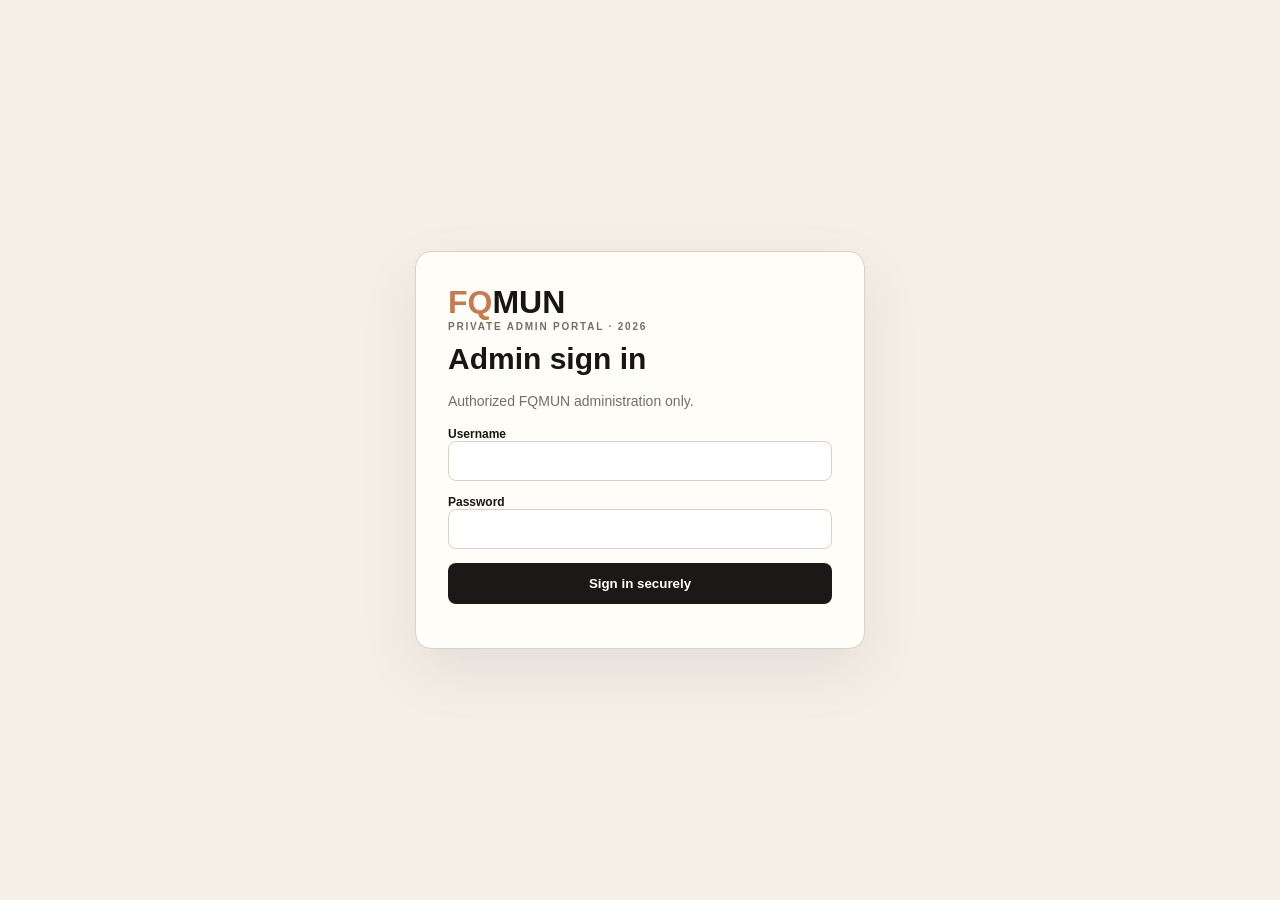
<file: admin.html>
<!doctype html>
<html lang="en">
<head>
<meta charset="utf-8">
<meta name="viewport" content="width=device-width,initial-scale=1">
<meta name="robots" content="noindex,nofollow,noarchive">
<title>FQMUN Admin Portal</title>
<style>
:root{--bg:#f4f0e8;--card:#fffdf8;--ink:#171614;--muted:#746e65;--line:#d9d1c3;--ok:#356b50;--bad:#8a3829;--warn:#9b6b1f;--blue:#24557a;--accent:#a35b35}*{box-sizing:border-box}body{margin:0;background:var(--bg);color:var(--ink);font:14px Arial,Helvetica,sans-serif}.hidden{display:none!important}.login{min-height:100vh;display:grid;place-items:center;padding:24px}.login-card{width:min(450px,100%);background:var(--card);border:1px solid var(--line);border-radius:16px;padding:32px;box-shadow:0 22px 60px #251d1415}.logo{font-size:32px;font-weight:800}.logo span,.brand span{color:#c8794e}.eyebrow{font-size:10px;letter-spacing:.18em;color:var(--muted);font-weight:700}.login-card h1{font-size:30px;margin:10px 0}.login-card p{color:var(--muted);line-height:1.6}.field{display:grid;gap:7px;margin:14px 0}.field label{font-size:12px;font-weight:700}.field input,.field select,.field textarea,.filter{width:100%;padding:11px;border:1px solid var(--line);border-radius:8px;background:#fff;font:14px Arial}.field textarea{min-height:85px;resize:vertical}.primary{width:100%;padding:13px;border:0;border-radius:8px;background:#1b1917;color:#fff;font-weight:700;cursor:pointer}.primary:disabled{opacity:.55}.msg{font-size:12px}.error{color:var(--bad)!important}.app{min-height:100vh;display:grid;grid-template-columns:230px 1fr}.side{background:#1b1917;color:#f8f2e8;padding:24px 15px;min-height:100vh}.brand{font-size:24px;font-weight:800;padding:0 12px 25px}.nav{display:grid;gap:7px}.nav button{width:100%;padding:11px 13px;border:0;border-radius:8px;background:#302b27;color:#fff;text-align:left;font-weight:700;cursor:pointer}.nav button:hover{background:#3b342f}.nav .conference-nav{background:#5b3a2d;border:1px solid #8b5c45}.side-note{margin-top:25px;border-top:1px solid #3b3631;padding:15px 12px;color:#9f988f;font-size:11px;line-height:1.6}.main{padding:30px 4vw 60px;max-width:1550px;width:100%;margin:auto}.top{display:flex;justify-content:space-between;gap:20px;align-items:center;margin-bottom:22px}.top h1{font-size:40px;margin:4px 0}.top p{margin:0;color:var(--muted);font-size:13px}.actions{display:flex;gap:8px}.btn{padding:10px 13px;border-radius:8px;font-weight:700;background:#fff;border:1px solid var(--line);cursor:pointer}.btn.dark{background:#1b1917;color:#fff}.cards{display:grid;grid-template-columns:repeat(7,1fr);gap:12px;margin-bottom:20px}.card,.panel{background:var(--card);border:1px solid var(--line);border-radius:12px}.card{padding:17px}.label{font-size:10px;text-transform:uppercase;letter-spacing:.09em;color:var(--muted);font-weight:700}.card strong{display:block;font-size:28px;margin-top:7px}.card small{color:var(--muted)}.panel{overflow:hidden;margin-bottom:18px}.panel-head{padding:16px 18px;border-bottom:1px solid var(--line);display:flex;justify-content:space-between;align-items:center;gap:15px}.panel-head h2{font-size:19px;margin:0}.panel-head small{color:var(--muted)}.filters{display:grid;grid-template-columns:2fr 1fr 1fr 1fr;gap:10px;padding:14px 18px;border-bottom:1px solid var(--line)}.table-wrap{overflow:auto}.table{width:100%;border-collapse:collapse;font-size:12px}.table th,.table td{text-align:left;padding:11px 12px;border-top:1px solid #e8e1d6;vertical-align:top}.table th{font-size:9px;letter-spacing:.1em;text-transform:uppercase;color:var(--muted);white-space:nowrap}.pill{display:inline-flex;padding:4px 7px;border-radius:99px;font-size:9px;font-weight:700}.pending{background:#f6ecd3;color:var(--warn)}.verified{background:#e1eee6;color:var(--ok)}.approved{background:#e1eee6;color:var(--ok)}.rejected{background:#f2dfd9;color:var(--bad)}.assigned{background:#dce9f6;color:var(--blue)}.notassigned{background:#eee6da;color:#5e574e}.row-actions{display:flex;gap:5px;flex-wrap:wrap}.row-actions button{padding:6px 8px;border-radius:6px;border:0;font-size:10px;font-weight:700;cursor:pointer}.approve{background:#e1eee6;color:var(--ok)}.reject{background:#f2dfd9;color:var(--bad)}.allocate{background:#dce9f6;color:var(--blue)}.payment-link{color:var(--accent);font-weight:700;text-decoration:none}.empty{text-align:center;padding:35px;color:var(--muted)}.notice{padding:13px 15px;background:#eee6da;border:1px solid var(--line);border-radius:9px;color:#5e574e;font-size:11px;line-height:1.6}.matrix-grid{display:grid;grid-template-columns:repeat(3,1fr);gap:12px;padding:18px}.matrix-card{background:#fff;border:1px solid var(--line);border-radius:10px;padding:18px}.matrix-card h3{margin:0 0 6px;font-size:16px}.matrix-card p{margin:0 0 14px;color:var(--muted);font-size:12px;line-height:1.5}.matrix-card .btn{display:inline-block;text-decoration:none}.modal{position:fixed;inset:0;background:#0008;display:grid;place-items:center;padding:20px;z-index:20}.modal-card{width:min(620px,100%);max-height:90vh;overflow:auto;background:var(--card);border-radius:15px;padding:24px;border:1px solid var(--line)}.modal-head{display:flex;justify-content:space-between;align-items:center}.close{background:transparent;border:0;font-size:22px;cursor:pointer}.grid2{display:grid;grid-template-columns:1fr 1fr;gap:10px}.toast{position:fixed;right:20px;bottom:20px;background:#1b1917;color:#fff;padding:12px 15px;border-radius:8px;font-size:12px;z-index:30}@media(max-width:1200px){.cards{grid-template-columns:repeat(4,1fr)}}@media(max-width:1100px){.matrix-grid{grid-template-columns:1fr}}@media(max-width:800px){.app{grid-template-columns:1fr}.side{min-height:auto}.cards{grid-template-columns:1fr 1fr}.filters,.grid2{grid-template-columns:1fr}.top{align-items:flex-start;flex-direction:column}}@media(max-width:520px){.cards{grid-template-columns:1fr}}
</style>
</head>
<body>
<section id="login" class="login"><div class="login-card"><div class="logo"><span>FQ</span>MUN</div><div class="eyebrow">PRIVATE ADMIN PORTAL · 2026</div><h1>Admin sign in</h1><p>Authorized FQMUN administration only.</p><form id="loginForm"><div class="field"><label>Username<input id="username" autocomplete="username" required></label></div><div class="field"><label>Password<input id="password" type="password" autocomplete="current-password" required></label></div><button class="primary" id="loginBtn" type="submit">Sign in securely</button><p id="loginMsg" class="msg"></p></form></div></section>
<section id="portal" class="app hidden"><aside class="side"><div class="brand"><span>FQ</span>MUN <small style="font-size:9px;color:#8d857c">ADMIN</small></div><nav class="nav"><button type="button" id="dashboardNav">Dashboard</button><button type="button" class="conference-nav" id="conferenceNav">🎥 Conference Access <span id="conferenceNavCount" class="pill pending" style="float:right">0</span></button></nav><div class="side-note">26–28 AUGUST 2026 · ONLINE<br><br>Authenticated administrator session.</div></aside><main class="main"><header class="top"><div><div class="eyebrow">FQMUN 2026 · CONTROL CENTER</div><h1>Admin Dashboard</h1><p>Registrations, payments, verification, allocation and conference access.</p></div><div class="actions"><button class="btn" id="refresh">Refresh</button><button class="btn dark" id="logout">Logout</button></div></header>
<section class="cards"><div class="card"><span class="label">Total</span><strong id="total">0</strong><small>Registrations</small></div><div class="card"><span class="label">Verified</span><strong id="verified">0</strong><small>Approved</small></div><div class="card"><span class="label">Pending</span><strong id="pending">0</strong><small>Needs review</small></div><div class="card"><span class="label">Rejected</span><strong id="rejected">0</strong><small>Declined</small></div><div class="card"><span class="label">Allocated</span><strong id="allocated">0</strong><small>Assigned</small></div><div class="card"><span class="label">Unallocated</span><strong id="unallocated">0</strong><small>Need allocation</small></div><div class="card"><span class="label">Conference Pending</span><strong id="conferencePending">0</strong><small>Waiting for approval</small></div></section>
<section class="panel" id="conferenceAccessPanel"><div class="panel-head"><div><h2>Conference Access Requests</h2><small>Real-time approval control for the conference room</small></div><div><span class="pill pending" id="conferencePendingPill">0 Pending</span></div></div><div class="notice" style="margin:14px 18px 0"><b>Conference control:</b> Registration verification and committee allocation do not by themselves grant room access. Approve a conference request below to grant the delegate access to the configured committee room.</div><div class="table-wrap"><table class="table"><thead><tr><th>Request</th><th>Delegate</th><th>Registration</th><th>Committee</th><th>Allocation</th><th>Type</th><th>Status</th><th>Approved By</th><th>Actions</th></tr></thead><tbody id="conferenceRows"><tr><td colspan="9" class="empty">Loading conference requests…</td></tr></tbody></table></div></section>
<section class="panel"><div class="panel-head"><h2>Committee Allocation Matrices</h2><span>Final allocations only</span></div><div class="matrix-grid"><div class="matrix-card"><div class="eyebrow">UNSC</div><h3>Country Matrix</h3><p>Open the separate UNSC country allocation spreadsheet.</p><a class="btn dark" id="matrixUNSC" href="#" target="_blank" rel="noopener">Open UNSC Matrix</a></div><div class="matrix-card"><div class="eyebrow">UNHRC</div><h3>Country Matrix</h3><p>Open the separate UNHRC country allocation spreadsheet.</p><a class="btn dark" id="matrixUNHRC" href="#" target="_blank" rel="noopener">Open UNHRC Matrix</a></div><div class="matrix-card"><div class="eyebrow">PNA</div><h3>Personality Matrix</h3><p>Open the separate PNA personality allocation spreadsheet.</p><a class="btn dark" id="matrixPNA" href="#" target="_blank" rel="noopener">Open PNA Matrix</a></div></div></section>
<section class="panel"><div class="panel-head"><h2>Registrations</h2><span id="count">0 records</span></div><div class="filters"><input class="filter" id="search" placeholder="Search ID, name, email, phone, delegation..."><select class="filter" id="typeFilter"><option value="">All types</option><option>Individual Delegate</option><option>Delegation</option><option>Observer</option></select><select class="filter" id="statusFilter"><option value="">All statuses</option><option>Pending Review</option><option>Verified</option><option>Rejected</option></select><select class="filter" id="committeeFilter"><option value="">All committees</option><option>PNA</option><option>UNSC</option><option>UNHRC</option></select></div><div class="table-wrap"><table class="table"><thead><tr><th>ID</th><th>Participant</th><th>Type</th><th>Committee</th><th>Fee</th><th>Status</th><th>Allocation</th><th>Payment</th><th>Actions</th></tr></thead><tbody id="rows"><tr><td colspan="9" class="empty">Loading…</td></tr></tbody></table></div></section><div class="notice"><b>Admin tools:</b> verify/reject registrations, view payment proof, assign committee/country/personality, approve/reject conference room access, add private notes, and send allocation email.</div></main></section>
<div id="modal" class="modal hidden"><div class="modal-card"><div class="modal-head"><h2>Allocate registration</h2><button class="close" id="closeModal">×</button></div><p id="allocationFor" class="notice"></p><div class="grid2"><div class="field"><label>Committee<select id="allocCommittee"><option>PNA — Pakistan National Assembly</option><option>UNSC — United Nations Security Council</option><option>UNHRC — United Nations Human Rights Council</option></select></label></div><div class="field"><label>Country<select id="allocCountry"></select></label></div></div><div class="field"><label>PNA Personality<select id="allocPersonality"></select></label></div><div class="field"><label>Private admin notes<textarea id="adminNotes" placeholder="Optional internal note"></textarea></label></div><button class="primary" id="saveAllocation">Save allocation & send email</button><p id="allocationMsg" class="msg"></p></div></div><div id="toast" class="toast hidden"></div>
<script>
const ADMIN_API='https://script.google.com/macros/s/AKfycbwnUSLioKlBZrLepPmkrQh9Qgnwb1LfzgyQGNR-MutuyUgeo8jn8plXd_3B81sgRULN/exec';
const TOKEN_KEY='fqmun_admin_token';let token=sessionStorage.getItem(TOKEN_KEY)||'';let registrations=[];let conferenceRequests=[];let allocationId='';const $=id=>document.getElementById(id);
const countries=['Pakistan','United Kingdom','United States','China','Russia','France','Germany','India','Saudi Arabia','United Arab Emirates','Türkiye','Iran','Afghanistan','Australia','Canada','Japan','South Korea','Brazil','Egypt','South Africa'];
const personalities=['Zulfikar Ali Bhutto','Benazir Bhutto','Nawaz Sharif','Imran Khan','Muhammad Khan Junejo','Yousaf Raza Gillani','Raja Pervaiz Ashraf','Shaukat Aziz','Zafarullah Khan Jamali','Chaudhry Shujaat Hussain','Aitzaz Ahsan','Khurshid Mahmood Kasuri','Shah Mahmood Qureshi','Hina Rabbani Khar','Sartaj Aziz','Khawaja Muhammad Asif','Ishaq Dar','Maulana Fazlur Rehman','Asfandyar Wali Khan','Sheikh Rashid Ahmed'];
function esc(v){return String(v??'').replace(/[&<>"']/g,c=>({'&':'&amp;','<':'&lt;','>':'&gt;','"':'&quot;',"'":'&#39;'}[c]))}
$('allocCountry').innerHTML='<option value="">Select country</option>'+countries.map(x=>'<option>'+esc(x)+'</option>').join('');$('allocPersonality').innerHTML='<option value="">Not applicable</option>'+personalities.map(x=>'<option>'+esc(x)+'</option>').join('');
async function api(action,data={}){const response=await fetch(ADMIN_API,{method:'POST',mode:'cors',cache:'no-store',redirect:'follow',headers:{'Content-Type':'text/plain;charset=utf-8','Accept':'application/json'},body:JSON.stringify({action,token,...data})});const text=await response.text();if(!text.trim())throw new Error('The Apps Script API returned an empty response.');if(/^<!doctype\s+html/i.test(text.trim())||/^<html[\s>]/i.test(text.trim()))throw new Error('The Apps Script deployment is returning HTML. Redeploy the current Apps Script as a Web app with Execute as: Me and Who has access: Anyone, then use its /exec URL in admin.html.');let out;try{out=JSON.parse(text)}catch(e){throw new Error('The Apps Script API returned invalid JSON.')}if(!out.ok)throw new Error(out.error||'Request failed.');return out}
function toast(t){$('toast').textContent=t;$('toast').classList.remove('hidden');setTimeout(()=>$('toast').classList.add('hidden'),3000)}
function statusClass(s){s=String(s||'').toLowerCase();if(s.includes('verif'))return'verified';if(s.includes('approv'))return'approved';if(s.includes('reject'))return'rejected';return'pending'}
function allocationClass(s){return String(s||'').trim().toLowerCase()==='assigned'?'assigned':'notassigned'}
function showPortal(){$('login').classList.add('hidden');$('portal').classList.remove('hidden');loadAll()}
function showLogin(message=''){$('portal').classList.add('hidden');$('login').classList.remove('hidden');$('loginMsg').className='msg error';$('loginMsg').textContent=message}
$('loginForm').addEventListener('submit',async e=>{e.preventDefault();$('loginBtn').disabled=true;$('loginMsg').className='msg';$('loginMsg').textContent='Signing in…';try{const d=await api('adminLogin',{username:$('username').value.trim(),password:$('password').value});if(!d.token)throw new Error('Admin login succeeded but no session token was returned.');token=d.token;sessionStorage.setItem(TOKEN_KEY,token);showPortal()}catch(err){$('loginMsg').className='msg error';$('loginMsg').textContent=err.message}finally{$('loginBtn').disabled=false}});
$('logout').onclick=async()=>{try{if(token)await api('adminLogout')}catch(e){}sessionStorage.removeItem(TOKEN_KEY);token='';registrations=[];conferenceRequests=[];showLogin('')};$('refresh').onclick=loadAll;['search','typeFilter','statusFilter','committeeFilter'].forEach(id=>$(id).addEventListener('input',renderRegistrations));
$('dashboardNav').onclick=()=>window.scrollTo({top:0,behavior:'smooth'});$('conferenceNav').onclick=()=>{$('conferenceAccessPanel').scrollIntoView({behavior:'smooth',block:'start'});loadConferenceAccess()};
async function loadAll(){if(!token)return;$('rows').innerHTML='<tr><td colspan="9" class="empty">Loading…</td></tr>';try{const d=await api('adminGetData');registrations=d.registrations||[];const s=d.statistics||{};$('total').textContent=s.total??0;$('verified').textContent=s.verified??0;$('pending').textContent=s.pending??0;$('rejected').textContent=s.rejected??0;$('allocated').textContent=s.allocated??0;$('unallocated').textContent=s.unallocated??0;$('count').textContent=registrations.length+' records';renderRegistrations();await loadConferenceAccess();await loadMatrices()}catch(err){if(/session|login|auth|token|expired/i.test(err.message)){sessionStorage.removeItem(TOKEN_KEY);token='';showLogin(err.message)}else $('rows').innerHTML='<tr><td colspan="9" class="empty">'+esc(err.message)+'</td></tr>'}}
async function loadConferenceAccess(){try{const d=await api('adminGetConferenceAccess');conferenceRequests=d.requests||[];$('conferencePending').textContent=d.pending??0;$('conferencePendingPill').textContent=(d.pending??0)+' Pending';$('conferenceNavCount').textContent=d.pending??0;renderConferenceRequests()}catch(err){$('conferenceRows').innerHTML='<tr><td colspan="9" class="empty">Conference access could not be loaded: '+esc(err.message)+'</td></tr>';$('conferenceNavCount').textContent='!'}}
function renderConferenceRequests(){const list=[...conferenceRequests].reverse();$('conferenceRows').innerHTML=list.length?list.map(r=>{const status=String(r['Status']||'Pending');const id=esc(r['Request ID']);const allocation=String(r['Committee']||'').startsWith('PNA')?(r['Personality']||'—'):(r['Country']||'—');const action=status==='Pending'?'<button class="btn approve" data-ca="approve" data-id="'+id+'">Approve</button><button class="btn reject" data-ca="reject" data-id="'+id+'">Reject</button>':status==='Approved'?'<span style="font-size:10px;color:var(--ok);font-weight:700">ROOM ACCESS GRANTED</span>':'<span style="font-size:10px;color:var(--bad);font-weight:700">ACCESS DENIED</span>';return '<tr><td><b>'+id+'</b><br><small>'+esc(r['Requested At'])+'</small></td><td><b>'+esc(r['Name'])+'</b></td><td>'+esc(r['Registration ID']||'Staff')+'</td><td>'+esc(r['Committee'])+'</td><td>'+esc(allocation)+'</td><td>'+esc(r['Access Type'])+'</td><td><span class="pill '+statusClass(status)+'">'+esc(status)+'</span></td><td>'+esc(r['Approved By']||'—')+'</td><td><div class="row-actions">'+action+'</div></td></tr>'}).join(''):'<tr><td colspan="9" class="empty">No conference access requests yet.</td></tr>'}
$('conferenceRows').addEventListener('click',async e=>{const b=e.target.closest('button[data-ca]');if(!b)return;const id=b.dataset.id;const status=b.dataset.ca==='approve'?'Approved':'Rejected';b.disabled=true;try{await api('adminUpdateConferenceAccess',{requestId:id,status});toast('Conference access '+status.toLowerCase());await loadConferenceAccess()}catch(err){toast(err.message);b.disabled=false}});
function matrixValue(source,key){if(!source)return'';const variants=[key,key.toLowerCase(),key+'Url',key.toLowerCase()+'Url',key+'URL',key.toLowerCase()+'URL'];for(const k of variants){if(typeof source[k]==='string'&&source[k].trim())return source[k].trim();if(source[k]&&typeof source[k]==='object'){for(const n of ['url','URL','href','link','spreadsheetUrl','spreadsheetURL'])if(typeof source[k][n]==='string'&&source[k][n].trim())return source[k][n].trim()}}return''}
function validMatrixUrl(value){try{const u=new URL(value,location.href);return u.protocol==='https:'&&((u.hostname==='docs.google.com'&&u.pathname.includes('/spreadsheets/'))||u.hostname.endsWith('.googleusercontent.com')||u.hostname==='drive.google.com')}catch(e){return false}}
async function loadMatrices(){const links={UNSC:$('matrixUNSC'),UNHRC:$('matrixUNHRC'),PNA:$('matrixPNA')};Object.values(links).forEach(a=>{a.removeAttribute('href');a.setAttribute('aria-disabled','true')});try{const d=await api('adminGetCommitteeMatrices');const source=d.matrices||d.matrixUrls||d.urls||d;const found={UNSC:matrixValue(source,'UNSC'),UNHRC:matrixValue(source,'UNHRC'),PNA:matrixValue(source,'PNA')};for(const key of Object.keys(links)){if(!validMatrixUrl(found[key]))throw new Error('The '+key+' matrix URL was not returned as a valid Google Sheet URL.');links[key].href=found[key];links[key].removeAttribute('aria-disabled')}}catch(err){console.warn('Committee matrices unavailable:',err.message)}}
function renderRegistrations(){const q=$('search').value.toLowerCase().trim(),ty=$('typeFilter').value,st=$('statusFilter').value,co=$('committeeFilter').value;const list=registrations.filter(r=>{const hay=JSON.stringify(r).toLowerCase();return(!q||hay.includes(q))&&(!ty||r['Registration Type']===ty)&&(!st||r['Status']===st)&&(!co||String(r['Committee']||'').toUpperCase().includes(co))});$('rows').innerHTML=list.length?list.map(r=>{const id=esc(r['Registration ID']);return '<tr><td><b>'+id+'</b></td><td>'+esc(r['Full Name'])+'<br>'+esc(r['Email'])+'</td><td>'+esc(r['Registration Type'])+'</td><td>'+esc(r['Committee'])+'</td><td>PKR '+esc(r['Fee'])+'</td><td><span class="pill '+statusClass(r['Status'])+'">'+esc(r['Status'])+'</span></td><td><span class="pill '+allocationClass(r['Allocation Status'])+'">'+esc(r['Allocation Status']||'Not Assigned')+'</span></td><td>'+(r['Payment Proof']?'<a class="payment-link" href="'+esc(r['Payment Proof'])+'" target="_blank" rel="noopener">View</a>':'—')+'</td><td><div class="row-actions"><button class="btn approve" data-action="verify" data-id="'+id+'">Verify</button><button class="btn reject" data-action="reject" data-id="'+id+'">Reject</button><button class="btn allocate" data-action="allocate" data-id="'+id+'">Allocate</button></div></td></tr>'}).join(''):'<tr><td colspan="9" class="empty">No registrations found.</td></tr>'}
$('rows').addEventListener('click',e=>{const b=e.target.closest('button[data-action]');if(!b)return;const id=b.dataset.id;if(b.dataset.action==='verify')updateStatus(id,'Verified');if(b.dataset.action==='reject')updateStatus(id,'Rejected');if(b.dataset.action==='allocate')openAllocation(id)});
async function updateStatus(id,status){try{await api('adminUpdateStatus',{registrationId:id,status});toast('Registration '+status.toLowerCase());await loadAll()}catch(err){toast(err.message)}}
function openAllocation(id){allocationId=id;const r=registrations.find(x=>String(x['Registration ID']||'').trim()===String(id).trim());$('allocationFor').textContent='Registration: '+id;$('allocationMsg').textContent='';$('allocationMsg').className='msg';$('adminNotes').value=r?(r['Admin Notes']||''):'';$('allocCommittee').value=r&&r['Allocated Committee']?r['Allocated Committee']:$('allocCommittee').value;syncAllocationFields();if(r&&r['Allocated Country'])$('allocCountry').value=r['Allocated Country'];if(r&&r['Allocated Personality'])$('allocPersonality').value=r['Allocated Personality'];$('modal').classList.remove('hidden')}
$('closeModal').onclick=()=>{$('modal').classList.add('hidden')};$('modal').addEventListener('click',e=>{if(e.target===$('modal'))$('modal').classList.add('hidden')});
function syncAllocationFields(){const c=$('allocCommittee').value;const isPna=c==='PNA — Pakistan National Assembly';$('allocCountry').disabled=isPna;$('allocPersonality').disabled=!isPna;if(isPna)$('allocCountry').value='';else $('allocPersonality').value=''}
function allocationConflictMessage(committee,country,personality){const currentId=String(allocationId||'').trim();const sameCommittee=registrations.filter(r=>String(r['Allocation Status']||'').trim()==='Assigned'&&String(r['Registration ID']||'').trim()!==currentId&&String(r['Allocated Committee']||'').trim()===committee);if(committee==='PNA — Pakistan National Assembly'){if(!personality)return'Select a PNA personality.';const hit=sameCommittee.find(r=>String(r['Allocated Personality']||'').trim().toLowerCase()===personality.trim().toLowerCase());return hit?'Conflict: '+personality+' is already assigned to '+(hit['Registration ID']||'another delegate')+'.':''}if(!country)return'Select a country.';const hit=sameCommittee.find(r=>String(r['Allocated Country']||'').trim().toLowerCase()===country.trim().toLowerCase());return hit?'Conflict: '+country+' is already assigned in this committee to '+(hit['Registration ID']||'another delegate')+'.':''}
$('allocCommittee').addEventListener('change',syncAllocationFields);syncAllocationFields();
$('saveAllocation').onclick=async()=>{const b=$('saveAllocation');const committee=$('allocCommittee').value;const country=$('allocCountry').value;const personality=$('allocPersonality').value;const conflict=allocationConflictMessage(committee,country,personality);if(conflict){$('allocationMsg').className='msg error';$('allocationMsg').textContent=conflict;return}b.disabled=true;try{await api('adminAllocate',{registrationId:allocationId,committee,country,personality,adminNotes:$('adminNotes').value});$('modal').classList.add('hidden');toast('Allocation saved; conference access request synchronized');await loadAll()}catch(err){$('allocationMsg').className='msg error';$('allocationMsg').textContent=err.message}finally{b.disabled=false}};
if(token)showPortal();
</script>
</body>
</html>
</file>
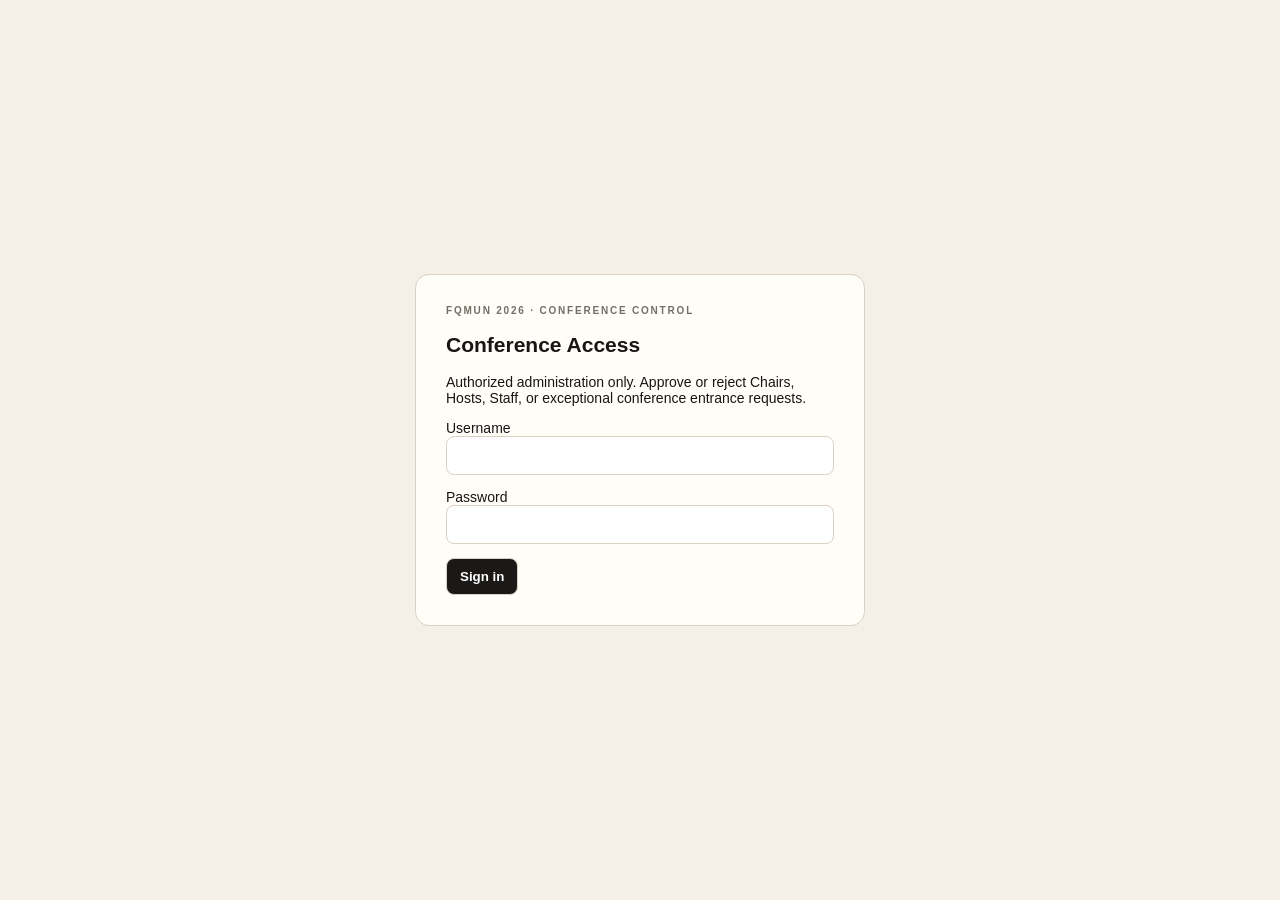
<file: conference-admin.html>
<!doctype html>
<html lang="en">
<head>
<meta charset="utf-8"><meta name="viewport" content="width=device-width,initial-scale=1">
<meta name="robots" content="noindex,nofollow,noarchive"><title>FQMUN Conference Access Control</title>
<style>
:root{--bg:#f4f0e8;--card:#fffdf8;--ink:#171614;--muted:#746e65;--line:#d9d1c3;--ok:#356b50;--bad:#8a3829;--warn:#9b6b1f;--blue:#24557a}*{box-sizing:border-box}body{margin:0;background:var(--bg);color:var(--ink);font:14px Arial,Helvetica,sans-serif}.wrap{width:min(1250px,94%);margin:auto}.hidden{display:none!important}.login{min-height:100vh;display:grid;place-items:center}.card,.panel{background:var(--card);border:1px solid var(--line);border-radius:14px}.login-card{width:min(450px,92%);padding:30px}.field{display:grid;gap:7px;margin:14px 0}.field input{width:100%;padding:11px;border:1px solid var(--line);border-radius:8px;background:#fff}.btn{padding:10px 13px;border-radius:8px;border:1px solid var(--line);background:#fff;font-weight:700;cursor:pointer}.btn.dark{background:#1b1917;color:#fff}.btn.approve{background:#e1eee6;color:var(--ok);border:0}.btn.reject{background:#f2dfd9;color:var(--bad);border:0}.top{padding:30px 0;display:flex;justify-content:space-between;gap:20px;align-items:center}.eyebrow{font-size:10px;letter-spacing:.18em;color:var(--muted);font-weight:700}.top h1{font-size:38px;margin:8px 0}.top p{color:var(--muted)}.stats{display:grid;grid-template-columns:repeat(3,1fr);gap:12px;margin-bottom:18px}.stat{padding:18px}.stat strong{display:block;font-size:30px;margin-top:6px}.label{font-size:10px;text-transform:uppercase;letter-spacing:.1em;color:var(--muted);font-weight:700}.panel{overflow:hidden;margin-bottom:20px}.panel-head{padding:16px 18px;border-bottom:1px solid var(--line);display:flex;justify-content:space-between}.table-wrap{overflow:auto}.table{width:100%;border-collapse:collapse;font-size:12px}.table th,.table td{text-align:left;padding:12px;border-top:1px solid #e8e1d6;vertical-align:top}.table th{font-size:9px;text-transform:uppercase;color:var(--muted);white-space:nowrap}.pill{display:inline-flex;padding:4px 7px;border-radius:99px;font-size:9px;font-weight:700}.pending{background:#f6ecd3;color:var(--warn)}.approved{background:#e1eee6;color:var(--ok)}.rejected{background:#f2dfd9;color:var(--bad)}.actions{display:flex;gap:6px;flex-wrap:wrap}.notice{padding:13px 15px;background:#eee6da;border:1px solid var(--line);border-radius:9px;color:#5e574e;font-size:11px;line-height:1.6}.msg{font-size:12px;line-height:1.6}.error{color:var(--bad)}.ok{color:var(--ok)}@media(max-width:700px){.stats{grid-template-columns:1fr}.top{align-items:flex-start;flex-direction:column}}
</style>
</head>
<body>
<section id="login" class="login"><div class="login-card card"><div class="eyebrow">FQMUN 2026 · CONFERENCE CONTROL</div><h1>Conference Access</h1><p>Authorized administration only. Approve or reject Chairs, Hosts, Staff, or exceptional conference entrance requests.</p><form id="loginForm"><div class="field"><label>Username<input id="username" autocomplete="username" required></label></div><div class="field"><label>Password<input id="password" type="password" autocomplete="current-password" required></label></div><button class="btn dark" id="loginBtn" type="submit">Sign in</button><div id="loginMsg" class="msg"></div></form></div></section>
<main id="app" class="wrap hidden"><header class="top"><div><div class="eyebrow">26–28 AUGUST 2026 · ONLINE CONFERENCE</div><h1>Conference Access Control</h1><p>Requests are stored separately from registrations. Verified delegates can enter automatically; exceptions require approval here.</p></div><div class="actions"><button class="btn" id="refresh">Refresh</button><button class="btn dark" id="logout">Logout</button></div></header>
<section class="stats"><div class="stat card"><span class="label">Pending</span><strong id="pending">0</strong></div><div class="stat card"><span class="label">Approved</span><strong id="approved">0</strong></div><div class="stat card"><span class="label">Rejected</span><strong id="rejected">0</strong></div></section>
<section class="panel"><div class="panel-head"><b>Conference Entrance Requests</b><span id="count">0 requests</span></div><div class="table-wrap"><table class="table"><thead><tr><th>Request</th><th>Person</th><th>Registration</th><th>Committee</th><th>Country / Personality</th><th>Type</th><th>Status</th><th>Actions</th></tr></thead><tbody id="rows"><tr><td colspan="8">Loading…</td></tr></tbody></table></div></section>
<div class="notice"><b>How it works:</b> a verified and assigned delegate whose ID and final allocation match enters automatically. Chairs, Hosts, Staff, or exceptional requests are held as <b>Pending</b> until an administrator approves them. Approval assigns the correct committee Jitsi room.</div>
</main>
<script>
const API='https://script.google.com/macros/s/AKfycbwnUSLioKlBZrLepPmkrQh9Qgnwb1LfzgyQGNR-MutuyUgeo8jn8plXd_3B81sgRULN/exec';
const TOKEN_KEY='fqmun_admin_token';let token=sessionStorage.getItem(TOKEN_KEY)||'';const $=id=>document.getElementById(id);
function esc(v){return String(v??'').replace(/[&<>"']/g,c=>({'&':'&amp;','<':'&lt;','>':'&gt;','"':'&quot;',"'":'&#39;'}[c]))}
async function api(action,data={}){const r=await fetch(API,{method:'POST',headers:{'Content-Type':'text/plain;charset=utf-8','Accept':'application/json'},body:JSON.stringify({action,token,...data})});const t=(await r.text()).trim();if(!t)throw new Error('Empty Apps Script response.');if(/^</.test(t))throw new Error('Apps Script returned HTML.');let o;try{o=JSON.parse(t)}catch(e){throw new Error('Apps Script returned invalid JSON.')}if(!o.ok)throw new Error(o.error||'Request failed.');return o}
$('loginForm').onsubmit=async e=>{e.preventDefault();$('loginBtn').disabled=true;$('loginMsg').textContent='Signing in…';try{const r=await api('adminLogin',{username:$('username').value.trim(),password:$('password').value});token=r.token;sessionStorage.setItem(TOKEN_KEY,token);showApp()}catch(e){$('loginMsg').className='msg error';$('loginMsg').textContent=e.message}finally{$('loginBtn').disabled=false}};
function showApp(){$('login').classList.add('hidden');$('app').classList.remove('hidden');loadRequests()}
async function loadRequests(){try{const r=await api('adminGetConferenceAccess');$('pending').textContent=r.pending;$('approved').textContent=r.approved;$('rejected').textContent=r.rejected;$('count').textContent=r.requests.length+' requests';render(r.requests)}catch(e){if(/session|token|auth/i.test(e.message)){sessionStorage.removeItem(TOKEN_KEY);token='';location.reload();return}$('rows').innerHTML='<tr><td colspan="8" class="error">'+esc(e.message)+'</td></tr>'}}
function render(items){if(!items.length){$('rows').innerHTML='<tr><td colspan="8" style="padding:35px;text-align:center;color:#746e65">No conference access requests yet.</td></tr>';return}const sorted=[...items].sort((a,b)=>String(a.Status)==='Pending'?-1:String(b.Status)==='Pending'?1:String(b['Requested At']).localeCompare(String(a['Requested At'])));$('rows').innerHTML=sorted.map(x=>{const value=x.Committee==='PNA — Pakistan National Assembly'?(x.Personality||'—'):(x.Country||'—');const status=String(x.Status||'');const pill=status==='Approved'?'approved':status==='Rejected'?'rejected':'pending';let actions='';if(status==='Pending')actions='<button class="btn approve" data-id="'+esc(x['Request ID'])+'" data-status="Approved">Approve & enter</button><button class="btn reject" data-id="'+esc(x['Request ID'])+'" data-status="Rejected">Reject</button>';else if(status==='Approved'&&x['Meeting Room'])actions='<a class="btn dark" target="_blank" rel="noopener" href="https://meet.jit.si/'+encodeURIComponent(x['Meeting Room'])+'">Open room</a>';return '<tr><td><b>'+esc(x['Request ID'])+'</b><br><small>'+esc(x['Requested At'])+'</small></td><td>'+esc(x.Name)+'</td><td>'+esc(x['Registration ID']||'—')+'</td><td>'+esc(x.Committee)+'</td><td>'+esc(value)+'</td><td>'+esc(x['Access Type'])+'</td><td><span class="pill '+pill+'">'+esc(status)+'</span></td><td><div class="actions">'+actions+'</div></td></tr>'}).join('')}
document.addEventListener('click',async e=>{const b=e.target.closest('button[data-id]');if(!b)return;b.disabled=true;try{await api('adminUpdateConferenceAccess',{requestId:b.dataset.id,status:b.dataset.status});await loadRequests()}catch(err){alert(err.message)}finally{b.disabled=false}});
$('refresh').onclick=loadRequests;$('logout').onclick=async()=>{try{await api('adminLogout')}catch(e){}sessionStorage.removeItem(TOKEN_KEY);token='';location.reload()};
if(token)showApp();
</script>
</body>
</html>
</file>
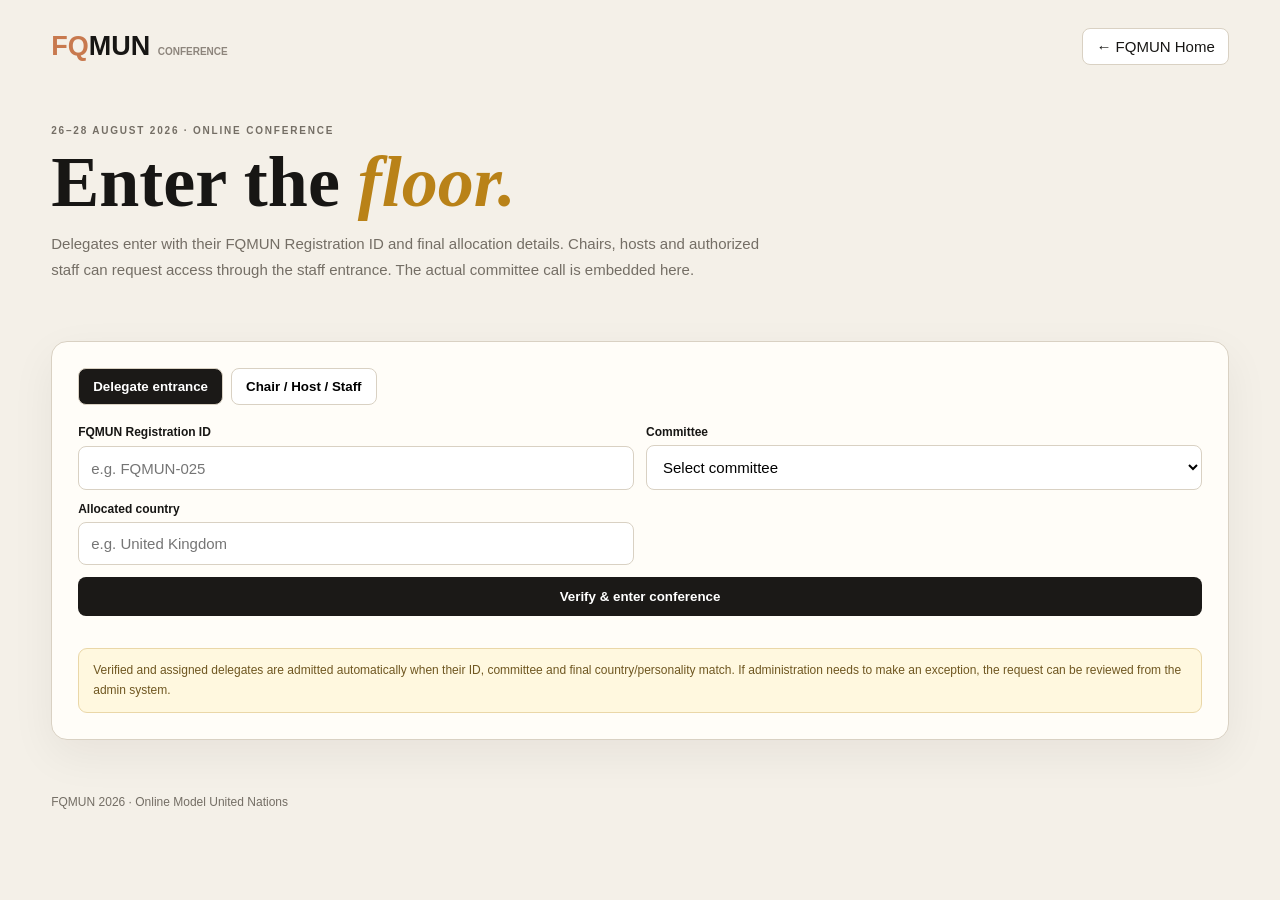
<file: conference.html>
<!doctype html>
<html lang="en">
<head>
<meta charset="utf-8">
<meta name="viewport" content="width=device-width,initial-scale=1">
<title>FQMUN 2026 | Conference Room</title>
<style>
:root{--bg:#f4f0e8;--card:#fffdf8;--ink:#171614;--muted:#746e65;--line:#d9d1c3;--gold:#b98218;--ok:#356b50;--bad:#8a3829;--warn:#9b6b1f}
*{box-sizing:border-box}body{margin:0;background:var(--bg);color:var(--ink);font:15px Arial,Helvetica,sans-serif}.wrap{width:min(1180px,92%);margin:auto}.top{padding:28px 0 18px;display:flex;justify-content:space-between;align-items:center;gap:18px}.brand{font-size:27px;font-weight:800}.brand span{color:#c8794e}.back{color:var(--ink);text-decoration:none;border:1px solid var(--line);padding:9px 13px;border-radius:8px;background:#fff}.hero{padding:42px 0 24px}.eyebrow{font-size:10px;letter-spacing:.18em;color:var(--muted);font-weight:700}.hero h1{font:800 clamp(38px,7vw,72px)/.95 Georgia,serif;margin:12px 0}.hero h1 em{color:var(--gold)}.hero p{max-width:720px;color:var(--muted);line-height:1.7}.panel{background:var(--card);border:1px solid var(--line);border-radius:16px;padding:26px;margin:20px 0;box-shadow:0 15px 45px rgba(30,20,10,.06)}.tabs{display:flex;gap:8px;margin-bottom:20px}.tab{border:1px solid var(--line);background:#fff;padding:10px 14px;border-radius:8px;font-weight:700;cursor:pointer}.tab.active{background:#1b1917;color:#fff}.grid{display:grid;grid-template-columns:repeat(2,1fr);gap:12px}.field{display:grid;gap:6px}.field.full{grid-column:1/-1}.field label{font-size:12px;font-weight:700}.field input,.field select{width:100%;padding:12px;border:1px solid var(--line);border-radius:8px;background:#fff;font:15px Arial}.btn{border:0;border-radius:8px;padding:12px 16px;background:#1b1917;color:#fff;font-weight:700;cursor:pointer}.btn:disabled{opacity:.5}.msg{margin-top:12px;font-size:13px;line-height:1.6}.success{color:var(--ok)}.error{color:var(--bad)}.info{color:var(--muted)}.hidden{display:none!important}.meeting{height:720px;border-radius:14px;overflow:hidden;border:1px solid var(--line);background:#111;margin-top:20px}.meeting iframe{width:100%;height:100%;border:0}.roombar{display:flex;justify-content:space-between;gap:12px;align-items:center;flex-wrap:wrap}.roombar strong{font-size:18px}.badge{display:inline-flex;padding:5px 8px;border-radius:99px;background:#e1eee6;color:var(--ok);font-size:10px;font-weight:800}.warning{padding:12px 14px;border:1px solid #ead7a8;background:#fff8df;border-radius:9px;color:#6f5721;font-size:12px;line-height:1.6;margin-top:14px}.request-card{margin-top:14px;padding:14px;border:1px solid var(--line);border-radius:10px;background:#fff}.footer{padding:35px 0 60px;color:var(--muted);font-size:12px}
@media(max-width:700px){.grid{grid-template-columns:1fr}.field.full{grid-column:auto}.meeting{height:620px}.top{align-items:flex-start}.hero{padding-top:24px}}
</style>
</head>
<body>
<header class="top wrap"><div class="brand"><span>FQ</span>MUN <small style="font-size:10px;color:#8d857c">CONFERENCE</small></div><a class="back" href="index.html">← FQMUN Home</a></header>
<main class="wrap">
<section class="hero"><div class="eyebrow">26–28 AUGUST 2026 · ONLINE CONFERENCE</div><h1>Enter the <em>floor.</em></h1><p>Delegates enter with their FQMUN Registration ID and final allocation details. Chairs, hosts and authorized staff can request access through the staff entrance. The actual committee call is embedded here.</p></section>
<section id="accessPanel" class="panel">
<div class="tabs"><button class="tab active" id="delegateTab">Delegate entrance</button><button class="tab" id="staffTab">Chair / Host / Staff</button></div>
<div id="delegateMode">
<div class="grid">
<div class="field"><label for="delegateId">FQMUN Registration ID</label><input id="delegateId" placeholder="e.g. FQMUN-025" autocomplete="off"></div>
<div class="field"><label for="committee">Committee</label><select id="committee"><option value="">Select committee</option><option>UNSC — United Nations Security Council</option><option>UNHRC — United Nations Human Rights Council</option><option>PNA — Pakistan National Assembly</option></select></div>
<div class="field" id="countryField"><label for="country">Allocated country</label><input id="country" placeholder="e.g. United Kingdom"></div>
<div class="field hidden" id="personalityField"><label for="personality">Allocated personality</label><input id="personality" placeholder="For PNA delegates"></div>
<div class="field full"><button class="btn" id="verifyBtn">Verify & enter conference</button><div id="delegateMsg" class="msg"></div></div>
</div>
<div class="warning">Verified and assigned delegates are admitted automatically when their ID, committee and final country/personality match. If administration needs to make an exception, the request can be reviewed from the admin system.</div>
</div>
<div id="staffMode" class="hidden">
<div class="grid">
<div class="field"><label for="staffName">Name</label><input id="staffName" placeholder="Chair / Host / Admin name"></div>
<div class="field"><label for="staffCommittee">Committee</label><select id="staffCommittee"><option value="">Select committee</option><option>UNSC — United Nations Security Council</option><option>UNHRC — United Nations Human Rights Council</option><option>PNA — Pakistan National Assembly</option></select></div>
<div class="field full"><button class="btn" id="staffEnter">Request staff access</button><div id="staffMsg" class="msg"></div></div>
</div>
<div id="staffRequestCard" class="request-card hidden"><b>Waiting for administration</b><div id="staffRequestText" class="msg info"></div><div id="staffRequestId" class="msg info"></div></div>
<div class="warning"><b>Staff entrance:</b> chairs, hosts and authorized staff may not have delegate registrations. Their request is sent to FQMUN administration. The room opens only after an administrator approves the request.</div>
</div>
</section>
<section id="conferencePanel" class="panel hidden">
<div class="roombar"><div><span class="badge">ACCESS VERIFIED</span><h2 id="roomTitle" style="margin:9px 0 4px">Committee Conference</h2><div id="participantInfo" style="color:var(--muted);font-size:12px"></div></div><button class="back" id="leaveBtn" type="button">Leave conference</button></div>
<div class="warning">Keep your microphone muted unless you have the floor. Do not share this conference page or room name with unauthorized people. Jitsi provides the embedded meeting interface.</div>
<div class="meeting" id="meeting"></div>
</section>
</main>
<footer class="footer wrap">FQMUN 2026 · Online Model United Nations</footer>
<script src="https://meet.jit.si/external_api.js"></script>
<script>
const API='https://script.google.com/macros/s/AKfycbwnUSLioKlBZrLepPmkrQh9Qgnwb1LfzgyQGNR-MutuyUgeo8jn8plXd_3B81sgRULN/exec';
let jitsi=null;let pollTimer=null;const $=id=>document.getElementById(id);
const committeeRooms={'UNSC — United Nations Security Council':'FQMUN-2026-UNSC-COMMITTEE','UNHRC — United Nations Human Rights Council':'FQMUN-2026-UNHRC-COMMITTEE','PNA — Pakistan National Assembly':'FQMUN-2026-PNA-COMMITTEE'};
function msg(el,text,cls='info'){el.className='msg '+cls;el.textContent=text}
function updateCommitteeFields(){const pna=$('committee').value==='PNA — Pakistan National Assembly';$('personalityField').classList.toggle('hidden',!pna);$('countryField').classList.toggle('hidden',pna)}
$('committee').addEventListener('change',updateCommitteeFields);updateCommitteeFields();
$('delegateTab').onclick=()=>{$('delegateTab').classList.add('active');$('staffTab').classList.remove('active');$('delegateMode').classList.remove('hidden');$('staffMode').classList.add('hidden')};
$('staffTab').onclick=()=>{$('staffTab').classList.add('active');$('delegateTab').classList.remove('active');$('staffMode').classList.remove('hidden');$('delegateMode').classList.add('hidden')};
async function api(action,payload={}){const r=await fetch(API,{method:'POST',headers:{'Content-Type':'text/plain;charset=utf-8'},body:JSON.stringify({action,...payload})});const text=(await r.text()).trim();if(!text)throw new Error('Conference server returned an empty response.');if(/^</.test(text))throw new Error('Conference server returned an HTML page.');let data;try{data=JSON.parse(text)}catch(e){throw new Error('Conference server returned invalid JSON.')}if(!data.ok)throw new Error(data.error||'Conference request failed.');return data}
function enterRoom(committee,displayName,kind,roomOverride){const room=roomOverride||committeeRooms[committee];if(!room)throw new Error('This committee does not have a conference room configured.');$('accessPanel').classList.add('hidden');$('conferencePanel').classList.remove('hidden');$('roomTitle').textContent=committee.split(' — ')[0]+' Conference Room';$('participantInfo').textContent=displayName+' · '+kind;const meeting=$('meeting');meeting.innerHTML='';if(typeof JitsiMeetExternalAPI!=='function')throw new Error('Jitsi failed to load. Refresh and try again.');jitsi=new JitsiMeetExternalAPI('meet.jit.si',{roomName:room,parentNode:meeting,width:'100%',height:'100%',userInfo:{displayName},configOverwrite:{prejoinConfig:{enabled:true},startWithAudioMuted:true,startWithVideoMuted:true},interfaceConfigOverwrite:{DISABLE_JOIN_LEAVE_NOTIFICATIONS:true}})}
$('verifyBtn').onclick=async()=>{const b=$('verifyBtn');const id=$('delegateId').value.trim();const committee=$('committee').value;const country=$('country').value.trim();const personality=$('personality').value.trim();if(!id||!committee){msg($('delegateMsg'),'Enter your Registration ID and committee.','error');return}if(committee.startsWith('PNA')?!personality:!country){msg($('delegateMsg'),'Enter your final allocated '+(committee.startsWith('PNA')?'personality.':'country.'),'error');return}b.disabled=true;msg($('delegateMsg'),'Checking your final allocation…');try{const r=await api('conferenceAccessRequest',{name:'FQMUN Delegate',registrationId:id,committee,country,personality,accessType:'Delegate'});if(r.access==='Approved'&&r.meetingRoom){enterRoom(r.committee,r.name||'FQMUN Delegate','Verified Delegate · '+id,r.meetingRoom);msg($('delegateMsg'),'Access verified. Opening the committee room…','success');return}msg($('delegateMsg'),r.message||'Your access request is waiting for administration approval.','info')}catch(e){msg($('delegateMsg'),e.message||'Access could not be verified.','error')}finally{b.disabled=false}};
$('staffEnter').onclick=async()=>{const b=$('staffEnter');const name=$('staffName').value.trim();const committee=$('staffCommittee').value;if(!name||!committee){msg($('staffMsg'),'Enter your name and committee.','error');return}b.disabled=true;msg($('staffMsg'),'Sending access request to FQMUN administration…');try{const r=await api('conferenceAccessRequest',{name,committee,accessType:'Chair / Host / Staff'});if(r.access==='Approved'&&r.meetingRoom){enterRoom(r.committee,name,'Approved Staff',r.meetingRoom);return}$('staffRequestCard').classList.remove('hidden');$('staffRequestId').textContent='Request ID: '+r.requestId;$('staffRequestText').textContent=r.message;msg($('staffMsg'),'Request submitted. Keep this page open while administration reviews it.','info');startPolling(r.requestId,name,r.committee)}catch(e){msg($('staffMsg'),e.message||'Could not submit the access request.','error')}finally{b.disabled=false}};
function startPolling(requestId,name,committee){if(pollTimer)clearInterval(pollTimer);pollTimer=setInterval(async()=>{try{const r=await api('conferenceAccessStatus',{requestId});if(r.access==='Approved'&&r.meetingRoom){clearInterval(pollTimer);pollTimer=null;msg($('staffMsg'),'Administration approved your entrance. Opening the committee room…','success');enterRoom(r.committee,r.name||name,'Approved Staff',r.meetingRoom)}else if(r.access==='Rejected'){clearInterval(pollTimer);pollTimer=null;msg($('staffMsg'),'Administration rejected this conference access request.','error')}}catch(e){}},5000)}
$('leaveBtn').onclick=()=>{try{jitsi?.dispose()}catch(e){}jitsi=null;if(pollTimer)clearInterval(pollTimer);pollTimer=null;$('meeting').innerHTML='';$('conferencePanel').classList.add('hidden');$('accessPanel').classList.remove('hidden')};
</script>
</body>
</html>
</file>
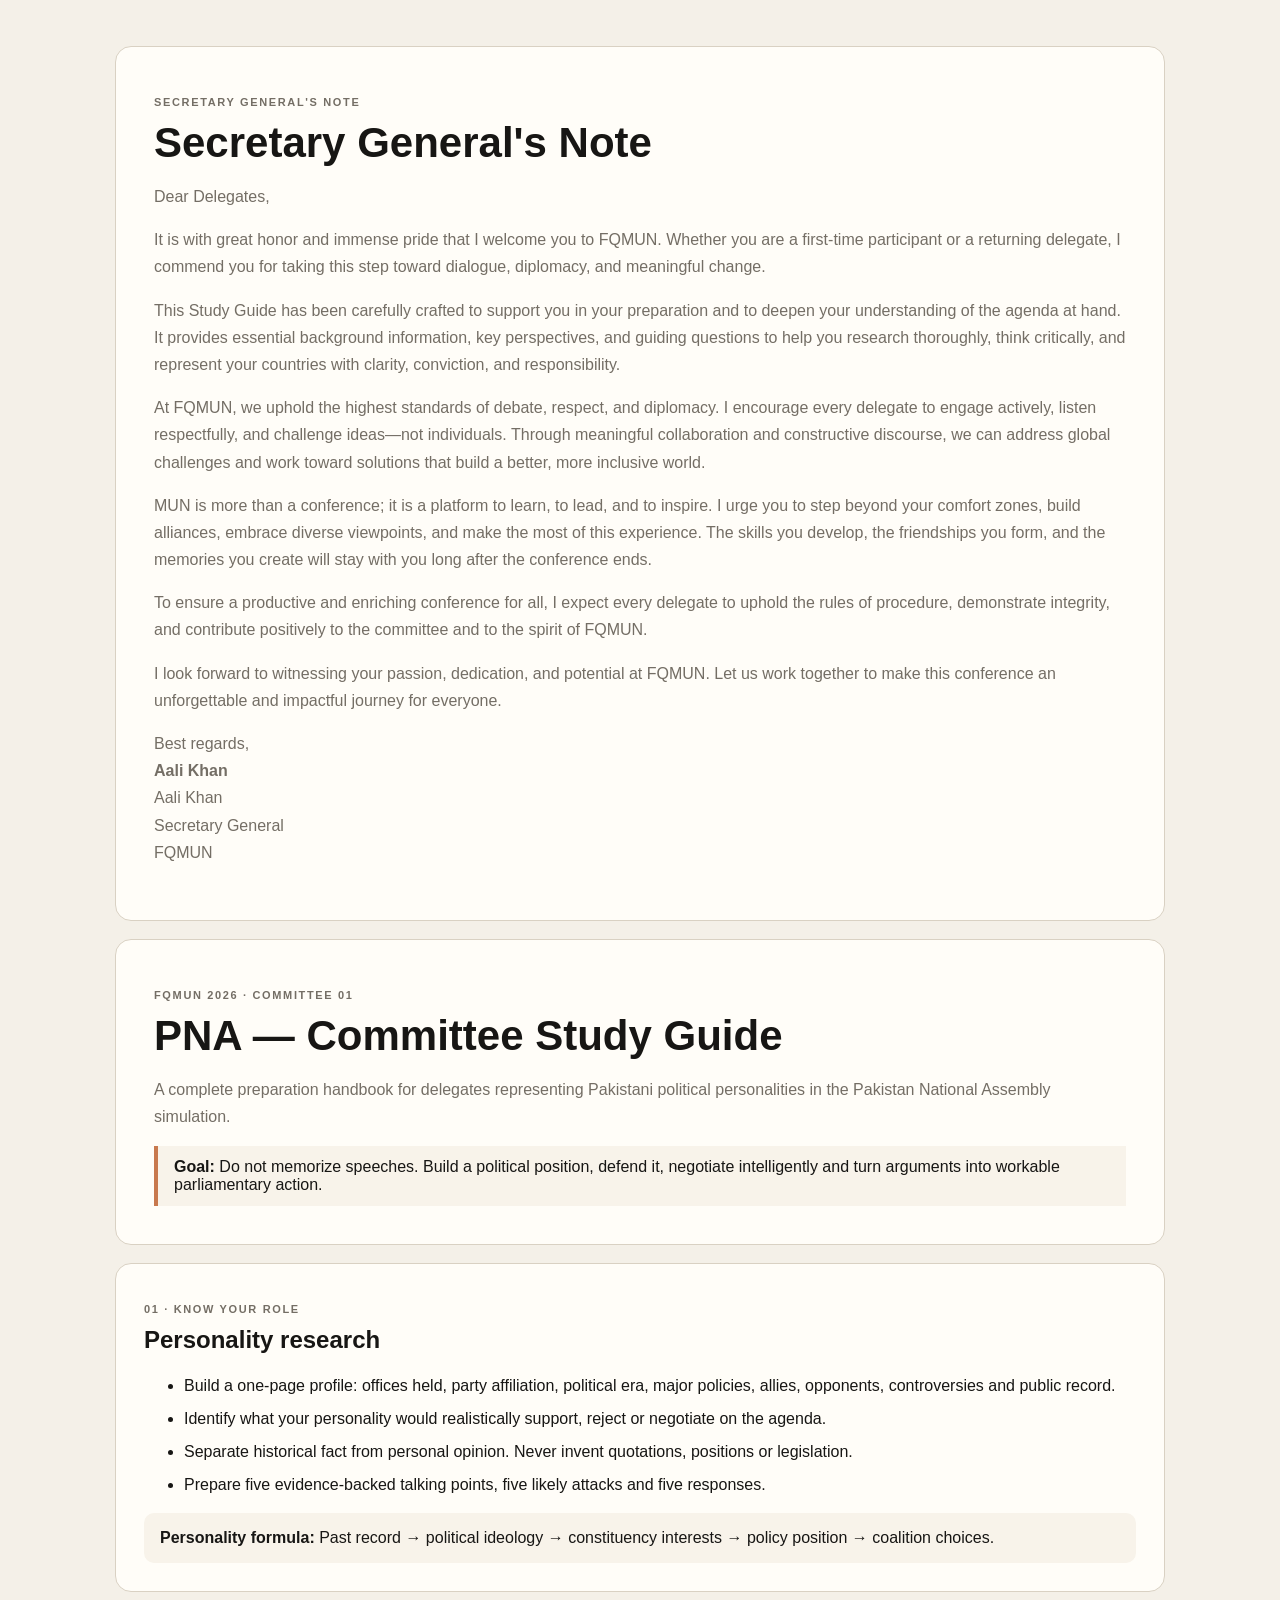
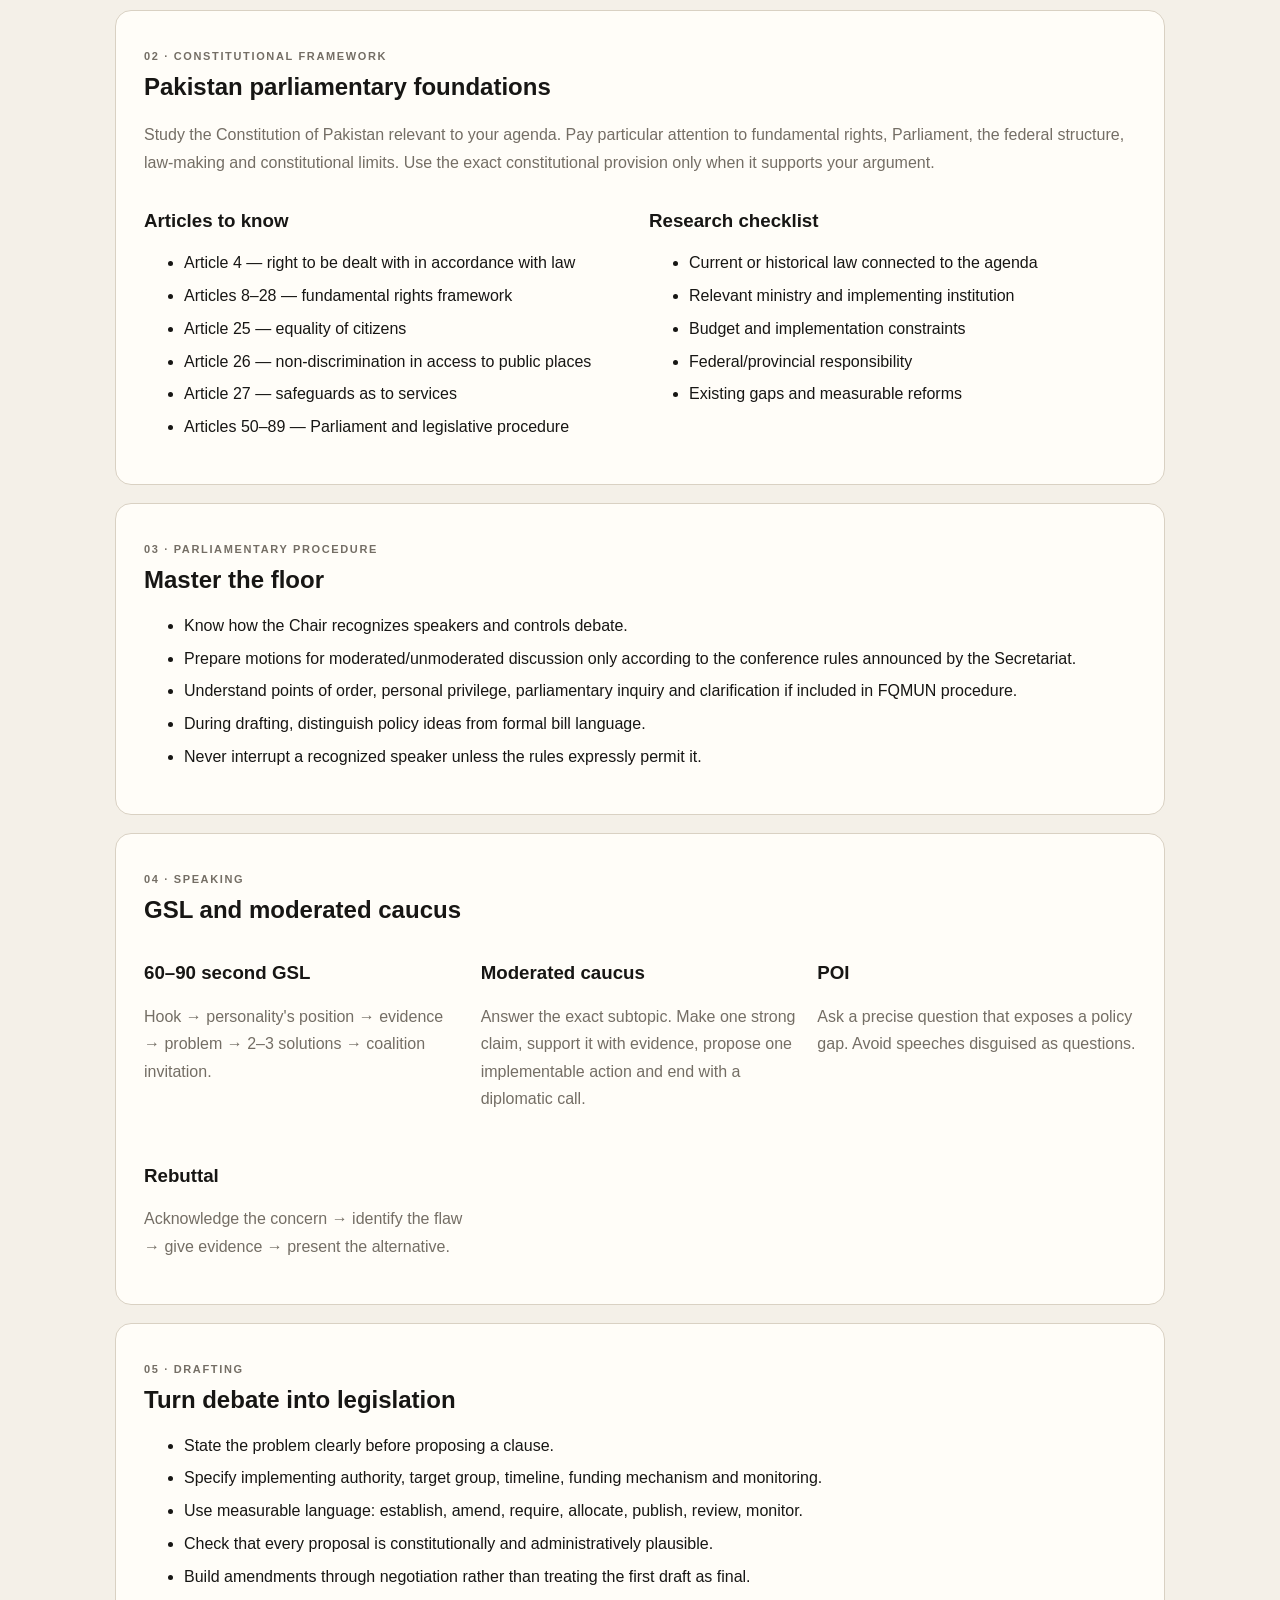
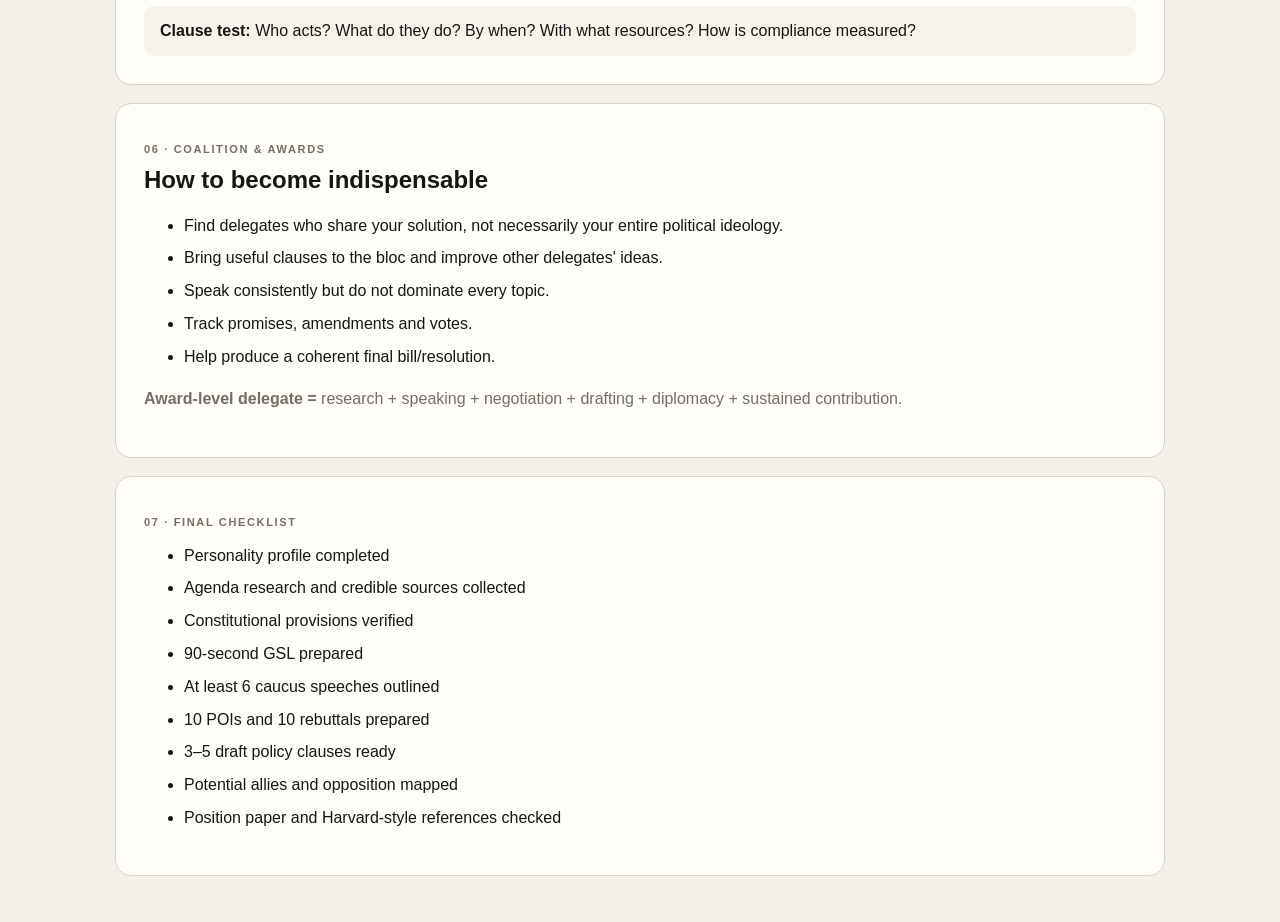
<file: FQMUN_2026_PNA_Study_Guide.html>
<!doctype html><html lang="en"><head><meta charset="utf-8"><meta name="viewport" content="width=device-width,initial-scale=1"><title>FQMUN 2026 | PNA Committee Study Guide</title><style>body{font-family:Arial,sans-serif;background:#f4f0e8;color:#171614;margin:0;padding:28px}.wrap{max-width:1050px;margin:auto}.hero,.card{background:#fffdf8;border:1px solid #d9d1c3;border-radius:16px;padding:28px;margin:18px 0}.hero{padding:38px}h1{font-size:42px;margin:8px 0}h2{margin-top:0}.muted{color:#746e65;line-height:1.7}.eyebrow{font-size:11px;letter-spacing:.15em;color:#746e65;font-weight:700}.grid{display:grid;grid-template-columns:repeat(auto-fit,minmax(300px,1fr));gap:18px}.tag{display:inline-block;border:1px solid #d9d1c3;padding:6px 9px;border-radius:20px;font-size:12px;margin:3px}.note{border-left:4px solid #c8794e;padding:12px 16px;background:#f8f3ea}li{margin:8px 0;line-height:1.55}.box{background:#f8f3ea;border-radius:10px;padding:16px;margin-top:12px}table{width:100%;border-collapse:collapse}td,th{border:1px solid #d9d1c3;padding:10px;text-align:left}th{background:#f8f3ea}</style></head><body><main class="wrap"><section class="hero"><p class="eyebrow">SECRETARY GENERAL'S NOTE</p><h1>Secretary General's Note</h1><p class="muted">Dear Delegates,</p><p class="muted">It is with great honor and immense pride that I welcome you to FQMUN. Whether you are a first-time participant or a returning delegate, I commend you for taking this step toward dialogue, diplomacy, and meaningful change.</p><p class="muted">This Study Guide has been carefully crafted to support you in your preparation and to deepen your understanding of the agenda at hand. It provides essential background information, key perspectives, and guiding questions to help you research thoroughly, think critically, and represent your countries with clarity, conviction, and responsibility.</p><p class="muted">At FQMUN, we uphold the highest standards of debate, respect, and diplomacy. I encourage every delegate to engage actively, listen respectfully, and challenge ideas—not individuals. Through meaningful collaboration and constructive discourse, we can address global challenges and work toward solutions that build a better, more inclusive world.</p><p class="muted">MUN is more than a conference; it is a platform to learn, to lead, and to inspire. I urge you to step beyond your comfort zones, build alliances, embrace diverse viewpoints, and make the most of this experience. The skills you develop, the friendships you form, and the memories you create will stay with you long after the conference ends.</p><p class="muted">To ensure a productive and enriching conference for all, I expect every delegate to uphold the rules of procedure, demonstrate integrity, and contribute positively to the committee and to the spirit of FQMUN.</p><p class="muted">I look forward to witnessing your passion, dedication, and potential at FQMUN. Let us work together to make this conference an unforgettable and impactful journey for everyone.</p><p class="muted">Best regards,<br><strong>Aali Khan</strong><br>Aali Khan<br>Secretary General<br>FQMUN</p></section><section class="hero"><p class="eyebrow">FQMUN 2026 · COMMITTEE 01</p><h1>PNA — Committee Study Guide</h1><p class="muted">A complete preparation handbook for delegates representing Pakistani political personalities in the Pakistan National Assembly simulation.</p><div class="note"><strong>Goal:</strong> Do not memorize speeches. Build a political position, defend it, negotiate intelligently and turn arguments into workable parliamentary action.</div></section><section class="card"><p class="eyebrow">01 · KNOW YOUR ROLE</p><h2>Personality research</h2><ul><li>Build a one-page profile: offices held, party affiliation, political era, major policies, allies, opponents, controversies and public record.</li><li>Identify what your personality would realistically support, reject or negotiate on the agenda.</li><li>Separate historical fact from personal opinion. Never invent quotations, positions or legislation.</li><li>Prepare five evidence-backed talking points, five likely attacks and five responses.</li></ul><div class="box"><strong>Personality formula:</strong> Past record → political ideology → constituency interests → policy position → coalition choices.</div></section><section class="card"><p class="eyebrow">02 · CONSTITUTIONAL FRAMEWORK</p><h2>Pakistan parliamentary foundations</h2><p class="muted">Study the Constitution of Pakistan relevant to your agenda. Pay particular attention to fundamental rights, Parliament, the federal structure, law-making and constitutional limits. Use the exact constitutional provision only when it supports your argument.</p><div class="grid"><div><h3>Articles to know</h3><ul><li>Article 4 — right to be dealt with in accordance with law</li><li>Articles 8–28 — fundamental rights framework</li><li>Article 25 — equality of citizens</li><li>Article 26 — non-discrimination in access to public places</li><li>Article 27 — safeguards as to services</li><li>Articles 50–89 — Parliament and legislative procedure</li></ul></div><div><h3>Research checklist</h3><ul><li>Current or historical law connected to the agenda</li><li>Relevant ministry and implementing institution</li><li>Budget and implementation constraints</li><li>Federal/provincial responsibility</li><li>Existing gaps and measurable reforms</li></ul></div></div></section><section class="card"><p class="eyebrow">03 · PARLIAMENTARY PROCEDURE</p><h2>Master the floor</h2><ul><li>Know how the Chair recognizes speakers and controls debate.</li><li>Prepare motions for moderated/unmoderated discussion only according to the conference rules announced by the Secretariat.</li><li>Understand points of order, personal privilege, parliamentary inquiry and clarification if included in FQMUN procedure.</li><li>During drafting, distinguish policy ideas from formal bill language.</li><li>Never interrupt a recognized speaker unless the rules expressly permit it.</li></ul></section><section class="card"><p class="eyebrow">04 · SPEAKING</p><h2>GSL and moderated caucus</h2><div class="grid"><div><h3>60–90 second GSL</h3><p class="muted">Hook → personality's position → evidence → problem → 2–3 solutions → coalition invitation.</p></div><div><h3>Moderated caucus</h3><p class="muted">Answer the exact subtopic. Make one strong claim, support it with evidence, propose one implementable action and end with a diplomatic call.</p></div><div><h3>POI</h3><p class="muted">Ask a precise question that exposes a policy gap. Avoid speeches disguised as questions.</p></div><div><h3>Rebuttal</h3><p class="muted">Acknowledge the concern → identify the flaw → give evidence → present the alternative.</p></div></div></section><section class="card"><p class="eyebrow">05 · DRAFTING</p><h2>Turn debate into legislation</h2><ul><li>State the problem clearly before proposing a clause.</li><li>Specify implementing authority, target group, timeline, funding mechanism and monitoring.</li><li>Use measurable language: establish, amend, require, allocate, publish, review, monitor.</li><li>Check that every proposal is constitutionally and administratively plausible.</li><li>Build amendments through negotiation rather than treating the first draft as final.</li></ul><div class="box"><strong>Clause test:</strong> Who acts? What do they do? By when? With what resources? How is compliance measured?</div></section><section class="card"><p class="eyebrow">06 · COALITION & AWARDS</p><h2>How to become indispensable</h2><ul><li>Find delegates who share your solution, not necessarily your entire political ideology.</li><li>Bring useful clauses to the bloc and improve other delegates' ideas.</li><li>Speak consistently but do not dominate every topic.</li><li>Track promises, amendments and votes.</li><li>Help produce a coherent final bill/resolution.</li></ul><p class="muted"><strong>Award-level delegate =</strong> research + speaking + negotiation + drafting + diplomacy + sustained contribution.</p></section><section class="card"><p class="eyebrow">07 · FINAL CHECKLIST</p><ul><li>Personality profile completed</li><li>Agenda research and credible sources collected</li><li>Constitutional provisions verified</li><li>90-second GSL prepared</li><li>At least 6 caucus speeches outlined</li><li>10 POIs and 10 rebuttals prepared</li><li>3–5 draft policy clauses ready</li><li>Potential allies and opposition mapped</li><li>Position paper and Harvard-style references checked</li></ul></section></main></body></html>
</file>
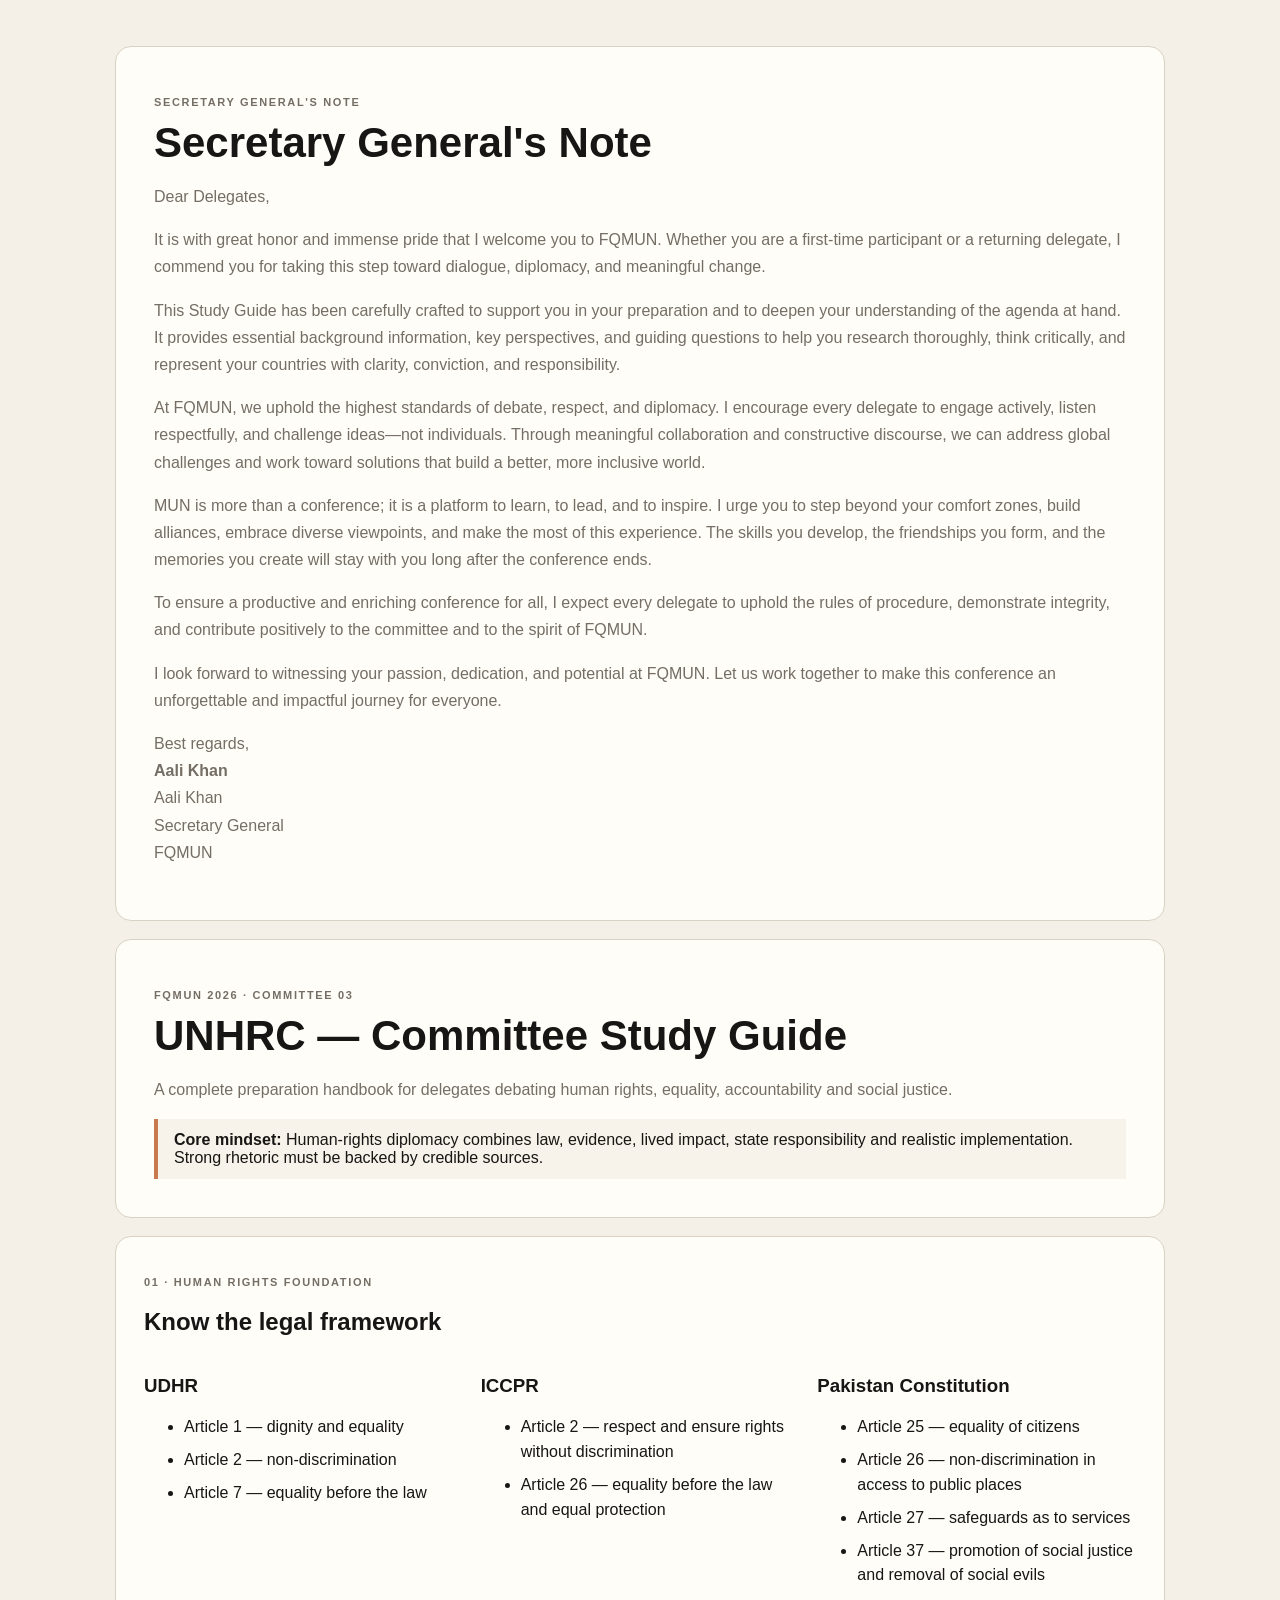
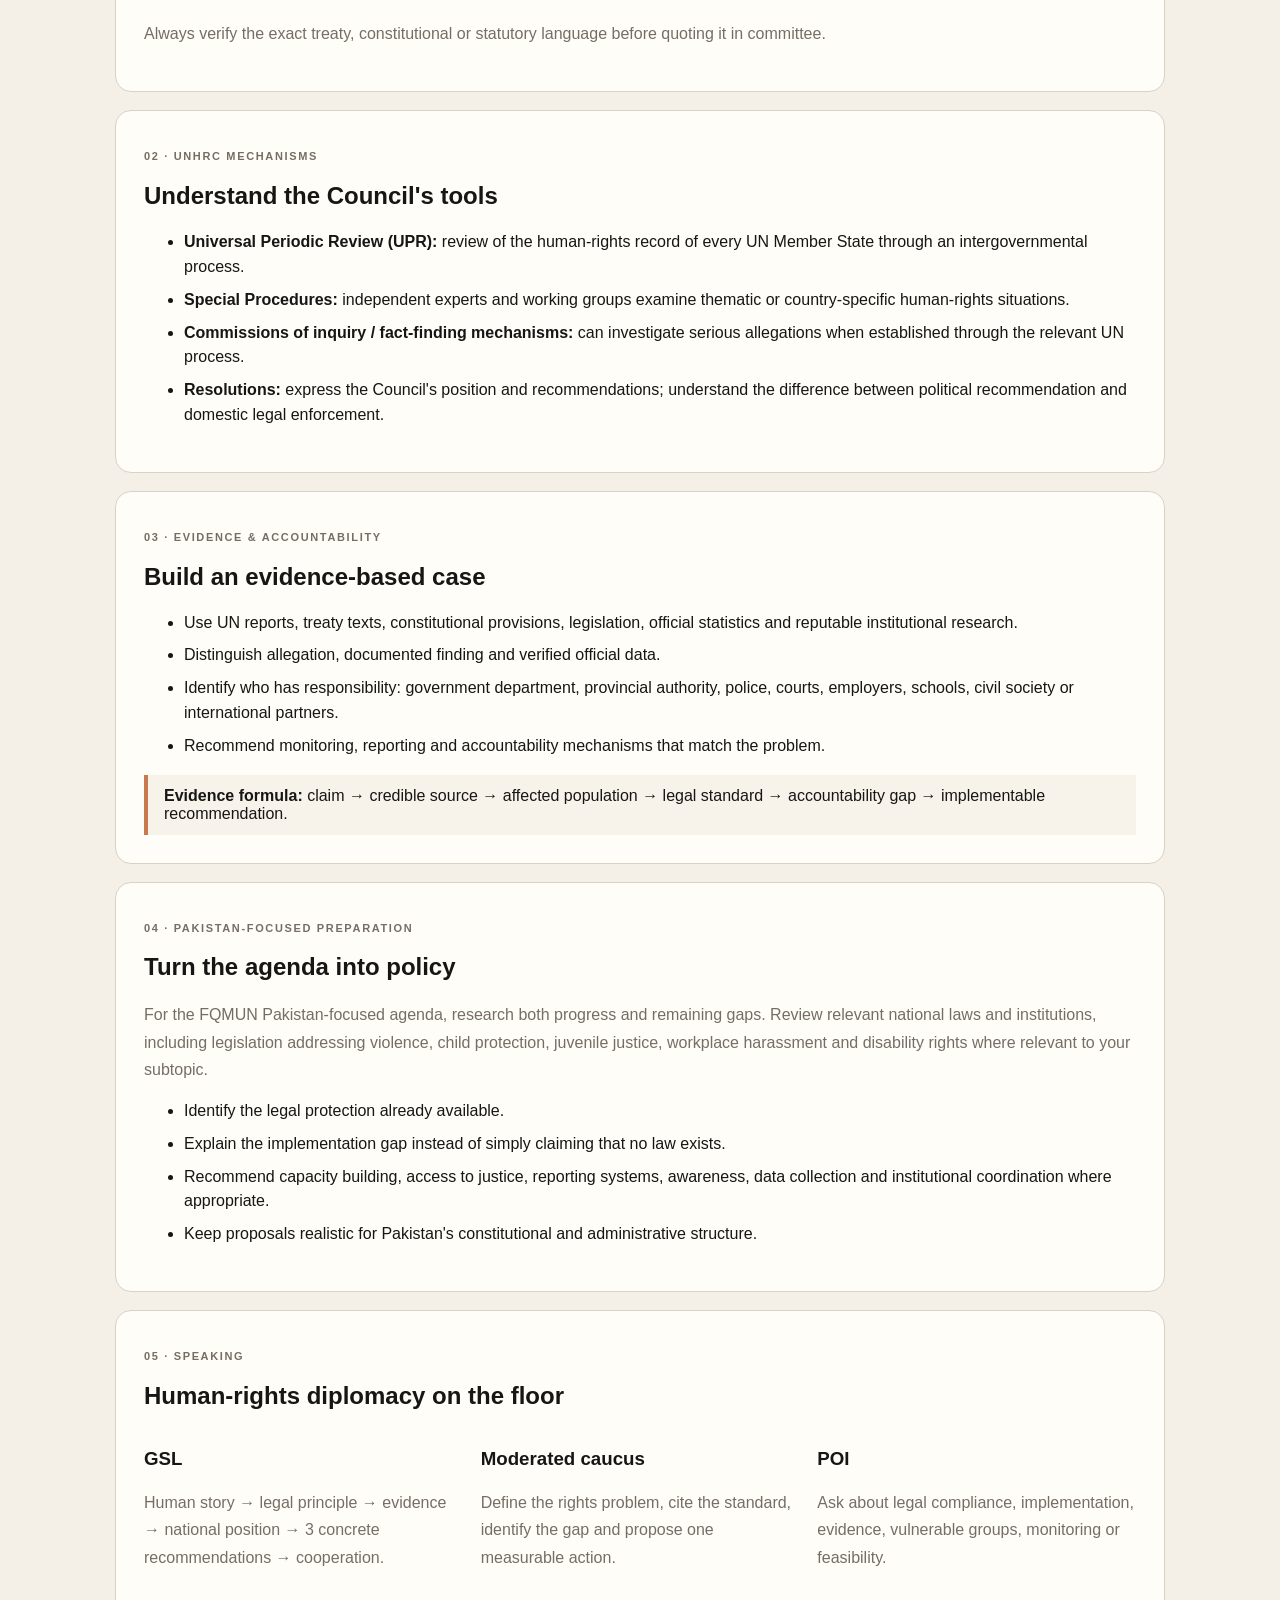
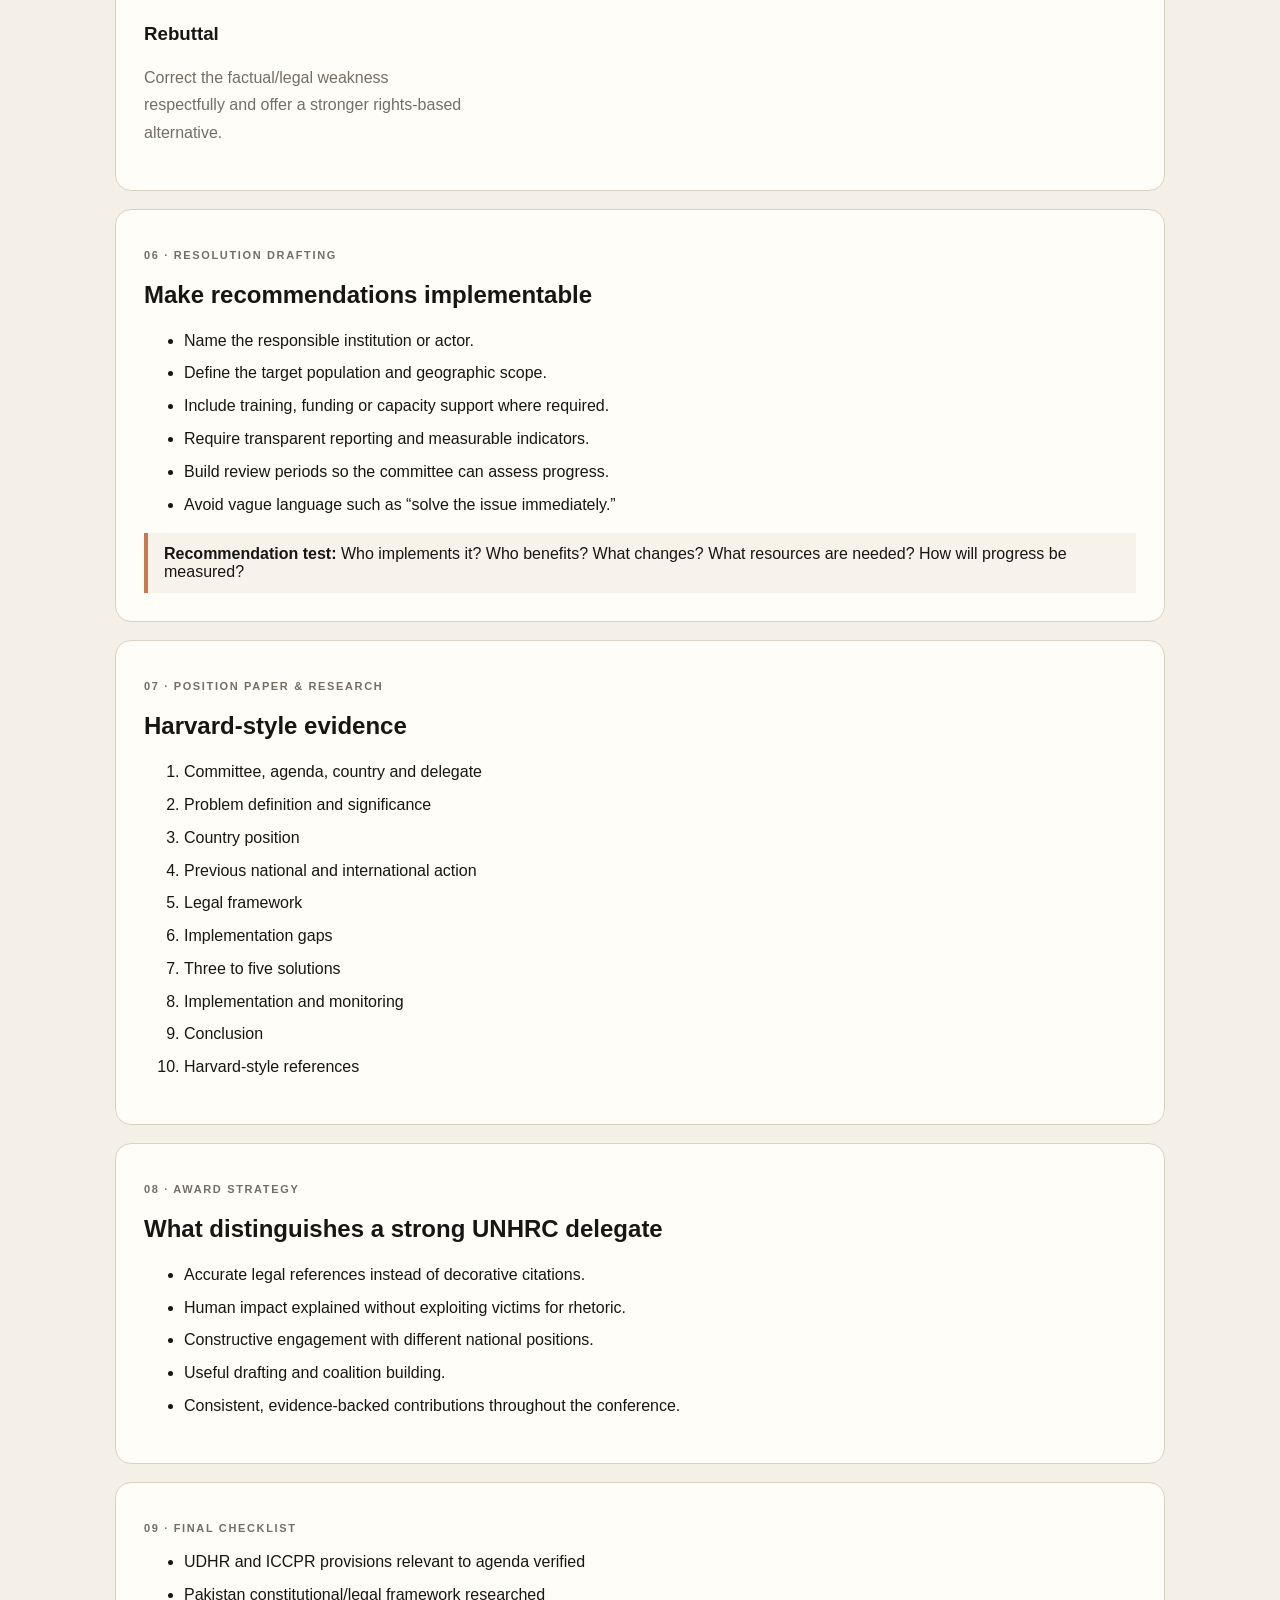
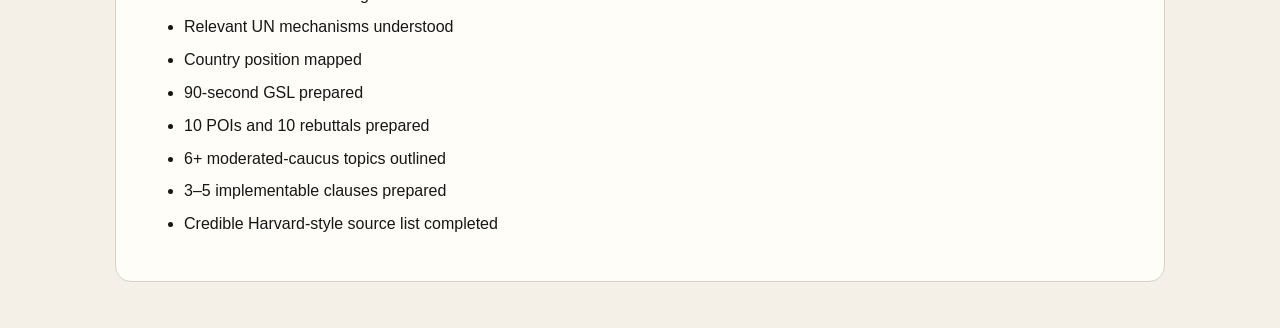
<file: FQMUN_2026_UNHRC_Study_Guide.html>
<!doctype html><html lang="en"><head><meta charset="utf-8"><meta name="viewport" content="width=device-width,initial-scale=1"><title>FQMUN 2026 | UNHRC Committee Study Guide</title><style>body{font-family:Arial,sans-serif;background:#f4f0e8;color:#171614;margin:0;padding:28px}.wrap{max-width:1050px;margin:auto}.hero,.card{background:#fffdf8;border:1px solid #d9d1c3;border-radius:16px;padding:28px;margin:18px 0}.hero{padding:38px}h1{font-size:42px;margin:8px 0}.muted{color:#746e65;line-height:1.7}.eyebrow{font-size:11px;letter-spacing:.15em;color:#746e65;font-weight:700}.grid{display:grid;grid-template-columns:repeat(auto-fit,minmax(300px,1fr));gap:18px}.note,.box{border-left:4px solid #c8794e;padding:12px 16px;background:#f8f3ea;margin-top:12px}li{margin:8px 0;line-height:1.55}table{width:100%;border-collapse:collapse}td,th{border:1px solid #d9d1c3;padding:10px;text-align:left}th{background:#f8f3ea}</style></head><body><main class="wrap"><section class="hero"><p class="eyebrow">SECRETARY GENERAL'S NOTE</p><h1>Secretary General's Note</h1><p class="muted">Dear Delegates,</p><p class="muted">It is with great honor and immense pride that I welcome you to FQMUN. Whether you are a first-time participant or a returning delegate, I commend you for taking this step toward dialogue, diplomacy, and meaningful change.</p><p class="muted">This Study Guide has been carefully crafted to support you in your preparation and to deepen your understanding of the agenda at hand. It provides essential background information, key perspectives, and guiding questions to help you research thoroughly, think critically, and represent your countries with clarity, conviction, and responsibility.</p><p class="muted">At FQMUN, we uphold the highest standards of debate, respect, and diplomacy. I encourage every delegate to engage actively, listen respectfully, and challenge ideas—not individuals. Through meaningful collaboration and constructive discourse, we can address global challenges and work toward solutions that build a better, more inclusive world.</p><p class="muted">MUN is more than a conference; it is a platform to learn, to lead, and to inspire. I urge you to step beyond your comfort zones, build alliances, embrace diverse viewpoints, and make the most of this experience. The skills you develop, the friendships you form, and the memories you create will stay with you long after the conference ends.</p><p class="muted">To ensure a productive and enriching conference for all, I expect every delegate to uphold the rules of procedure, demonstrate integrity, and contribute positively to the committee and to the spirit of FQMUN.</p><p class="muted">I look forward to witnessing your passion, dedication, and potential at FQMUN. Let us work together to make this conference an unforgettable and impactful journey for everyone.</p><p class="muted">Best regards,<br><strong>Aali Khan</strong><br>Aali Khan<br>Secretary General<br>FQMUN</p></section><section class="hero"><p class="eyebrow">FQMUN 2026 · COMMITTEE 03</p><h1>UNHRC — Committee Study Guide</h1><p class="muted">A complete preparation handbook for delegates debating human rights, equality, accountability and social justice.</p><div class="note"><strong>Core mindset:</strong> Human-rights diplomacy combines law, evidence, lived impact, state responsibility and realistic implementation. Strong rhetoric must be backed by credible sources.</div></section><section class="card"><p class="eyebrow">01 · HUMAN RIGHTS FOUNDATION</p><h2>Know the legal framework</h2><div class="grid"><div><h3>UDHR</h3><ul><li>Article 1 — dignity and equality</li><li>Article 2 — non-discrimination</li><li>Article 7 — equality before the law</li></ul></div><div><h3>ICCPR</h3><ul><li>Article 2 — respect and ensure rights without discrimination</li><li>Article 26 — equality before the law and equal protection</li></ul></div><div><h3>Pakistan Constitution</h3><ul><li>Article 25 — equality of citizens</li><li>Article 26 — non-discrimination in access to public places</li><li>Article 27 — safeguards as to services</li><li>Article 37 — promotion of social justice and removal of social evils</li></ul></div></div><p class="muted">Always verify the exact treaty, constitutional or statutory language before quoting it in committee.</p></section><section class="card"><p class="eyebrow">02 · UNHRC MECHANISMS</p><h2>Understand the Council's tools</h2><ul><li><strong>Universal Periodic Review (UPR):</strong> review of the human-rights record of every UN Member State through an intergovernmental process.</li><li><strong>Special Procedures:</strong> independent experts and working groups examine thematic or country-specific human-rights situations.</li><li><strong>Commissions of inquiry / fact-finding mechanisms:</strong> can investigate serious allegations when established through the relevant UN process.</li><li><strong>Resolutions:</strong> express the Council's position and recommendations; understand the difference between political recommendation and domestic legal enforcement.</li></ul></section><section class="card"><p class="eyebrow">03 · EVIDENCE & ACCOUNTABILITY</p><h2>Build an evidence-based case</h2><ul><li>Use UN reports, treaty texts, constitutional provisions, legislation, official statistics and reputable institutional research.</li><li>Distinguish allegation, documented finding and verified official data.</li><li>Identify who has responsibility: government department, provincial authority, police, courts, employers, schools, civil society or international partners.</li><li>Recommend monitoring, reporting and accountability mechanisms that match the problem.</li></ul><div class="box"><strong>Evidence formula:</strong> claim → credible source → affected population → legal standard → accountability gap → implementable recommendation.</div></section><section class="card"><p class="eyebrow">04 · PAKISTAN-FOCUSED PREPARATION</p><h2>Turn the agenda into policy</h2><p class="muted">For the FQMUN Pakistan-focused agenda, research both progress and remaining gaps. Review relevant national laws and institutions, including legislation addressing violence, child protection, juvenile justice, workplace harassment and disability rights where relevant to your subtopic.</p><ul><li>Identify the legal protection already available.</li><li>Explain the implementation gap instead of simply claiming that no law exists.</li><li>Recommend capacity building, access to justice, reporting systems, awareness, data collection and institutional coordination where appropriate.</li><li>Keep proposals realistic for Pakistan's constitutional and administrative structure.</li></ul></section><section class="card"><p class="eyebrow">05 · SPEAKING</p><h2>Human-rights diplomacy on the floor</h2><div class="grid"><div><h3>GSL</h3><p class="muted">Human story → legal principle → evidence → national position → 3 concrete recommendations → cooperation.</p></div><div><h3>Moderated caucus</h3><p class="muted">Define the rights problem, cite the standard, identify the gap and propose one measurable action.</p></div><div><h3>POI</h3><p class="muted">Ask about legal compliance, implementation, evidence, vulnerable groups, monitoring or feasibility.</p></div><div><h3>Rebuttal</h3><p class="muted">Correct the factual/legal weakness respectfully and offer a stronger rights-based alternative.</p></div></div></section><section class="card"><p class="eyebrow">06 · RESOLUTION DRAFTING</p><h2>Make recommendations implementable</h2><ul><li>Name the responsible institution or actor.</li><li>Define the target population and geographic scope.</li><li>Include training, funding or capacity support where required.</li><li>Require transparent reporting and measurable indicators.</li><li>Build review periods so the committee can assess progress.</li><li>Avoid vague language such as “solve the issue immediately.”</li></ul><div class="box"><strong>Recommendation test:</strong> Who implements it? Who benefits? What changes? What resources are needed? How will progress be measured?</div></section><section class="card"><p class="eyebrow">07 · POSITION PAPER & RESEARCH</p><h2>Harvard-style evidence</h2><ol><li>Committee, agenda, country and delegate</li><li>Problem definition and significance</li><li>Country position</li><li>Previous national and international action</li><li>Legal framework</li><li>Implementation gaps</li><li>Three to five solutions</li><li>Implementation and monitoring</li><li>Conclusion</li><li>Harvard-style references</li></ol></section><section class="card"><p class="eyebrow">08 · AWARD STRATEGY</p><h2>What distinguishes a strong UNHRC delegate</h2><ul><li>Accurate legal references instead of decorative citations.</li><li>Human impact explained without exploiting victims for rhetoric.</li><li>Constructive engagement with different national positions.</li><li>Useful drafting and coalition building.</li><li>Consistent, evidence-backed contributions throughout the conference.</li></ul></section><section class="card"><p class="eyebrow">09 · FINAL CHECKLIST</p><ul><li>UDHR and ICCPR provisions relevant to agenda verified</li><li>Pakistan constitutional/legal framework researched</li><li>Relevant UN mechanisms understood</li><li>Country position mapped</li><li>90-second GSL prepared</li><li>10 POIs and 10 rebuttals prepared</li><li>6+ moderated-caucus topics outlined</li><li>3–5 implementable clauses prepared</li><li>Credible Harvard-style source list completed</li></ul></section></main></body></html>
</file>
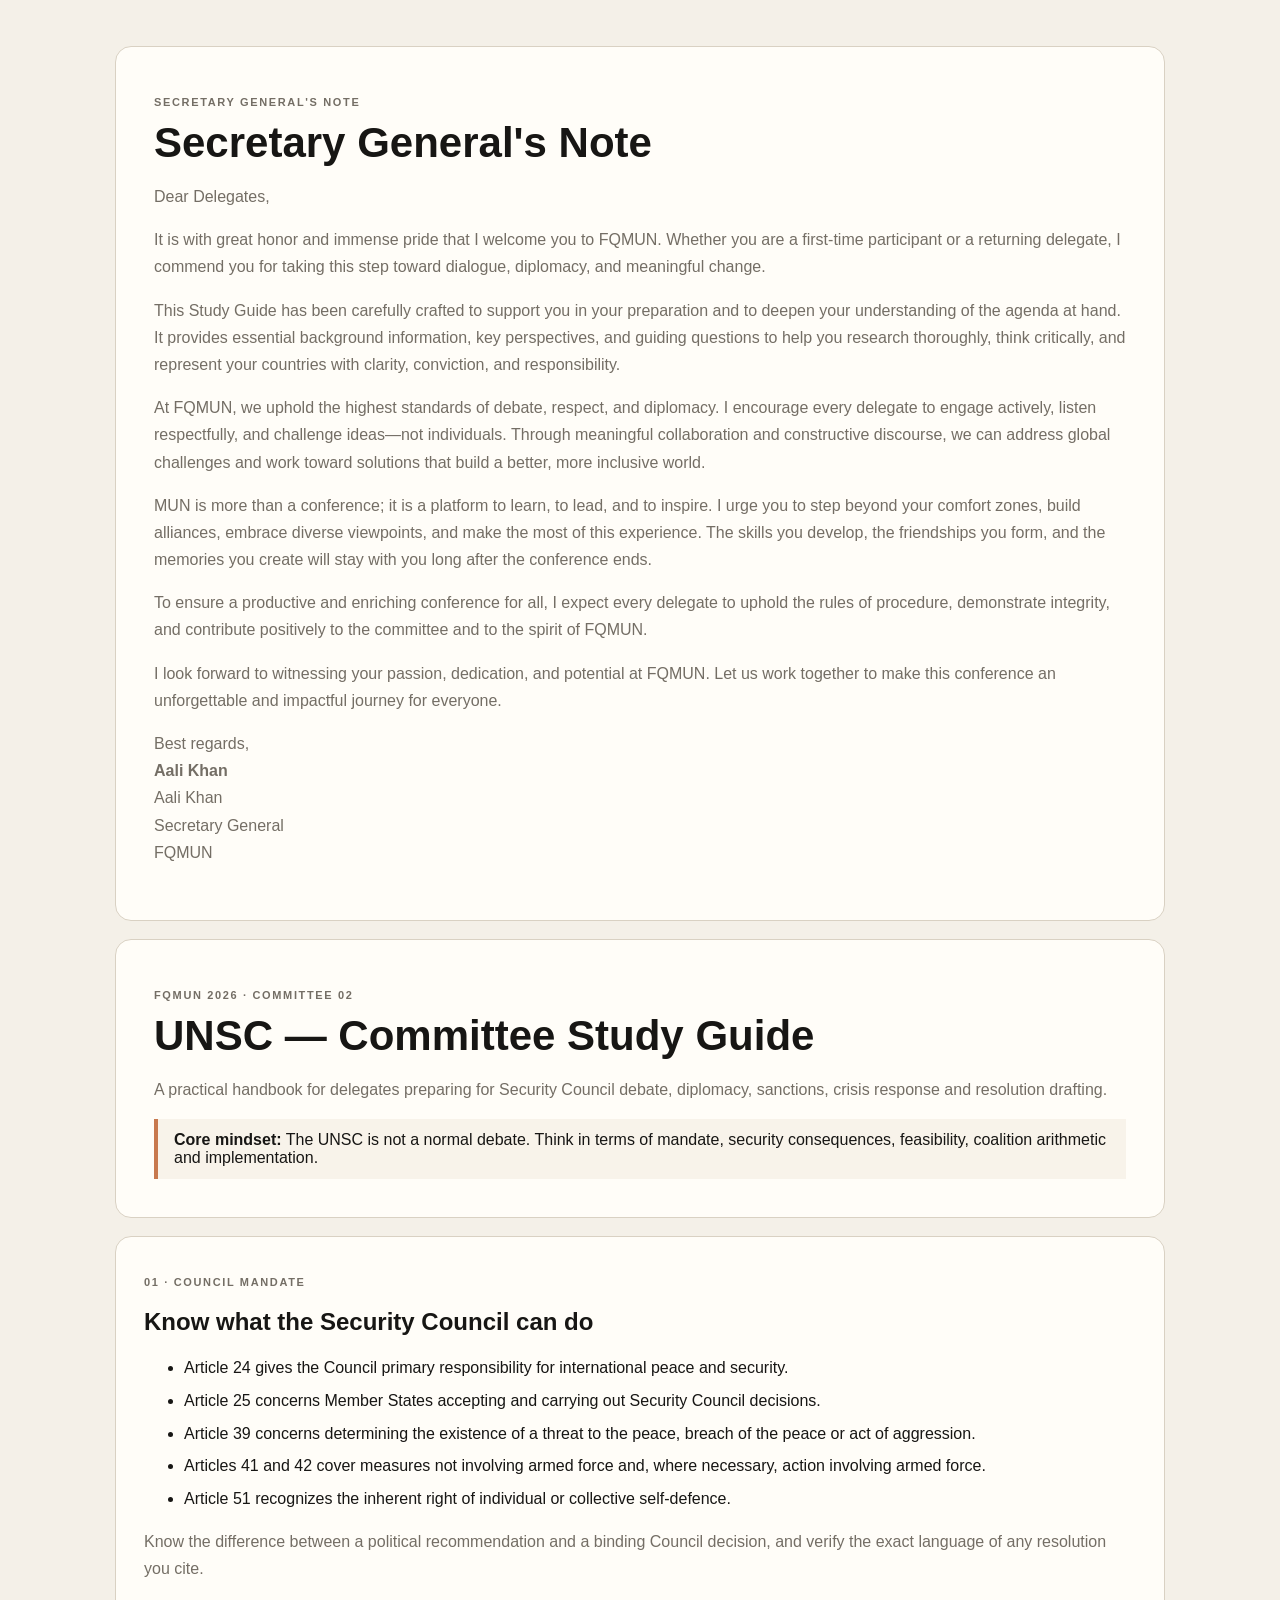
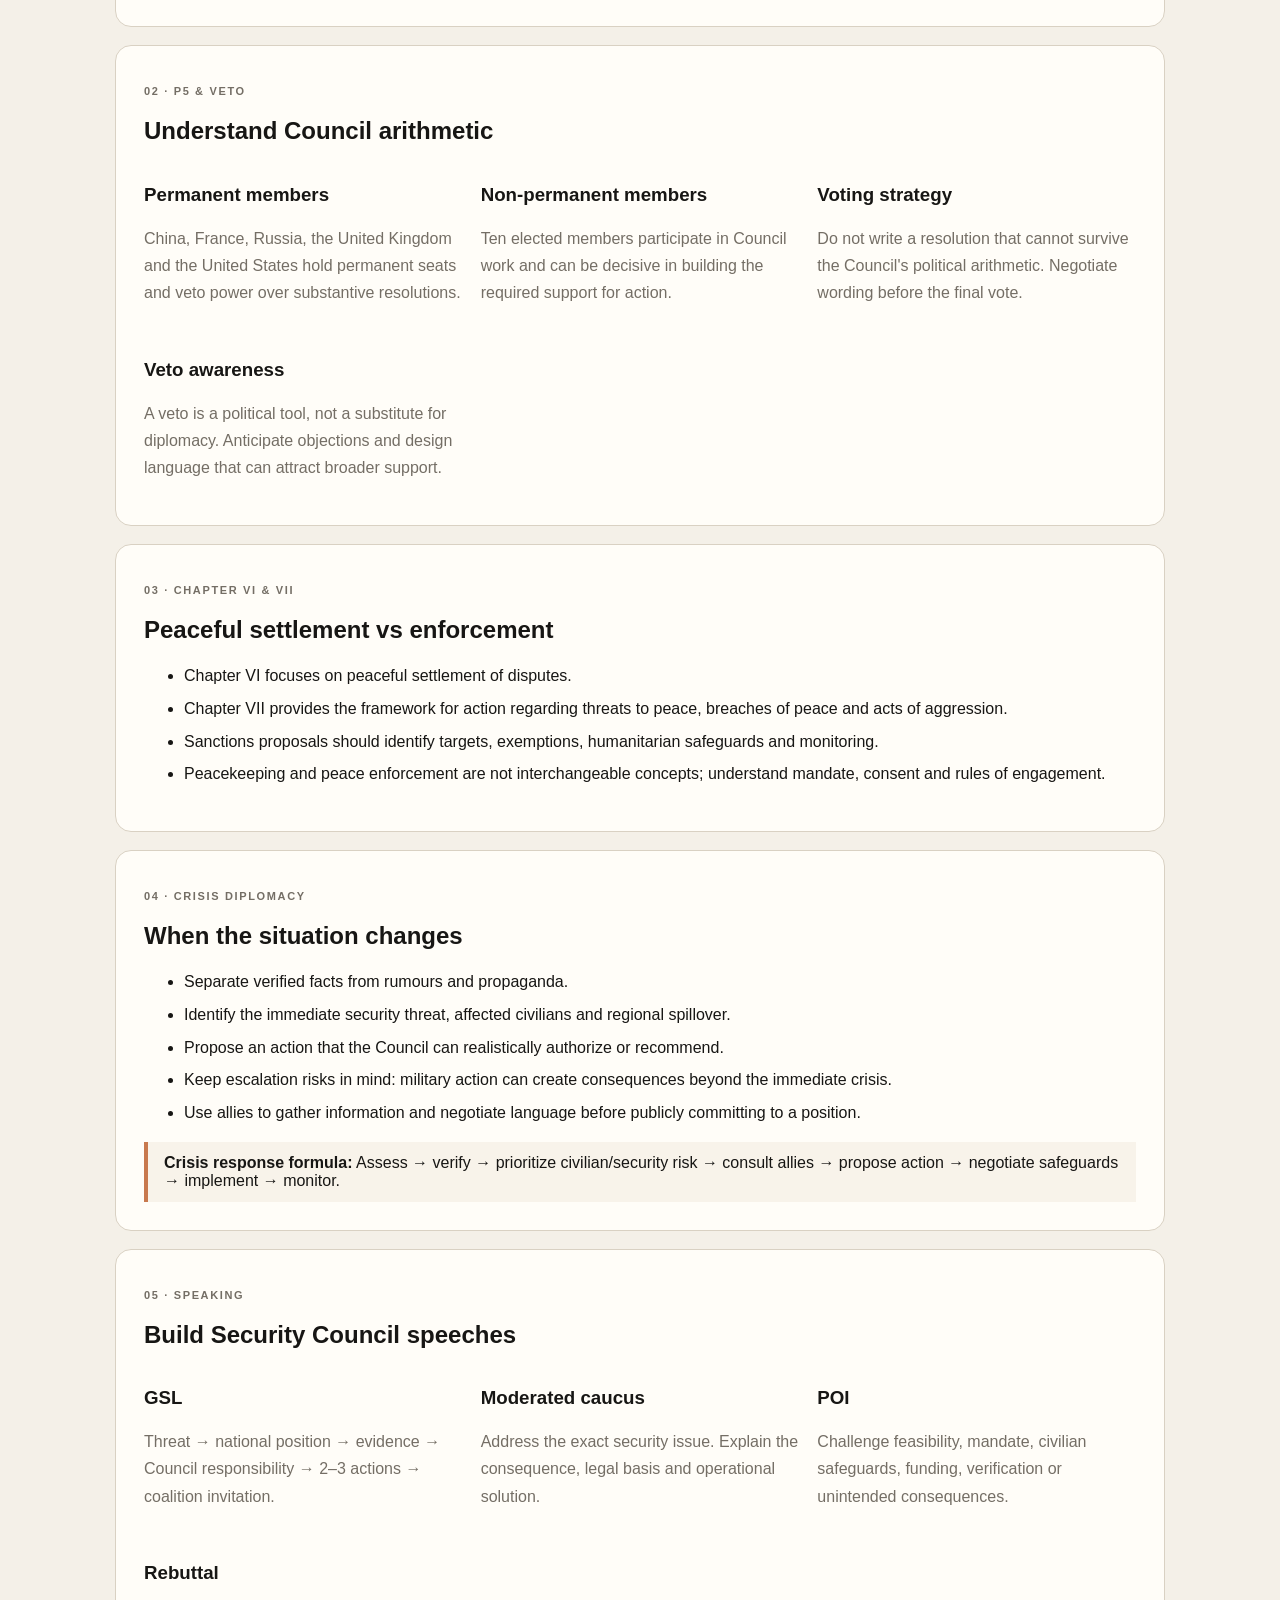
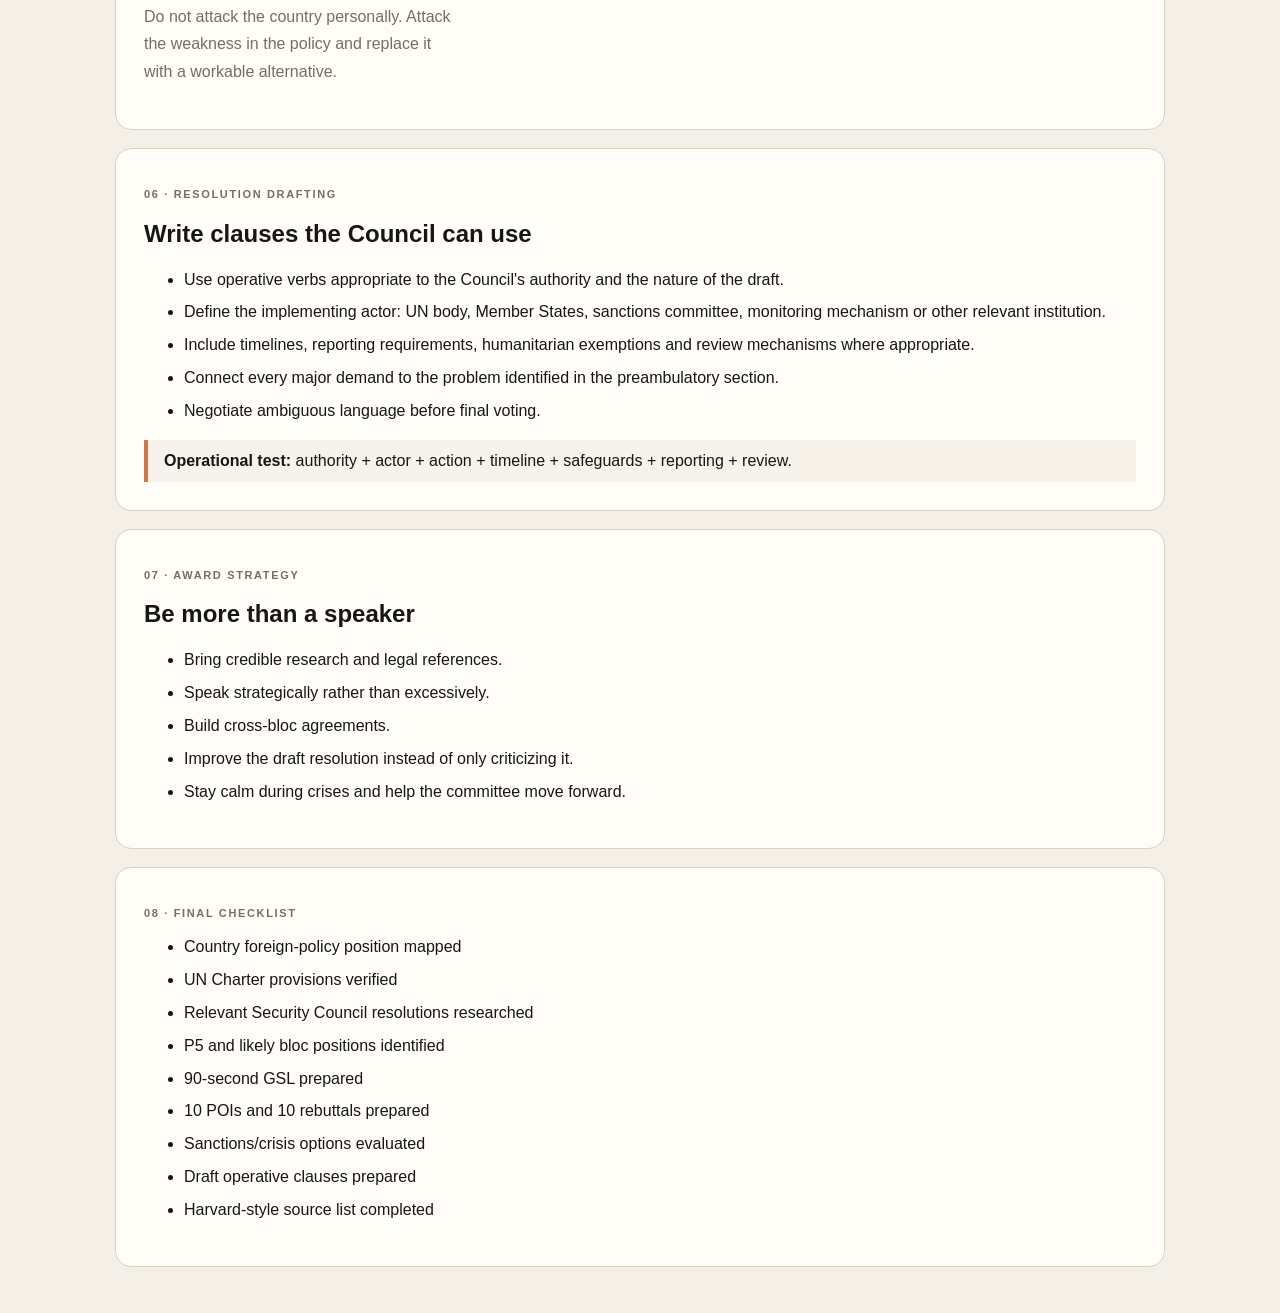
<file: FQMUN_2026_UNSC_Study_Guide.html>
<!doctype html><html lang="en"><head><meta charset="utf-8"><meta name="viewport" content="width=device-width,initial-scale=1"><title>FQMUN 2026 | UNSC Committee Study Guide</title><style>body{font-family:Arial,sans-serif;background:#f4f0e8;color:#171614;margin:0;padding:28px}.wrap{max-width:1050px;margin:auto}.hero,.card{background:#fffdf8;border:1px solid #d9d1c3;border-radius:16px;padding:28px;margin:18px 0}.hero{padding:38px}h1{font-size:42px;margin:8px 0}.muted{color:#746e65;line-height:1.7}.eyebrow{font-size:11px;letter-spacing:.15em;color:#746e65;font-weight:700}.grid{display:grid;grid-template-columns:repeat(auto-fit,minmax(300px,1fr));gap:18px}.note,.box{border-left:4px solid #c8794e;padding:12px 16px;background:#f8f3ea;margin-top:12px}li{margin:8px 0;line-height:1.55}table{width:100%;border-collapse:collapse}td,th{border:1px solid #d9d1c3;padding:10px;text-align:left}th{background:#f8f3ea}</style></head><body><main class="wrap"><section class="hero"><p class="eyebrow">SECRETARY GENERAL'S NOTE</p><h1>Secretary General's Note</h1><p class="muted">Dear Delegates,</p><p class="muted">It is with great honor and immense pride that I welcome you to FQMUN. Whether you are a first-time participant or a returning delegate, I commend you for taking this step toward dialogue, diplomacy, and meaningful change.</p><p class="muted">This Study Guide has been carefully crafted to support you in your preparation and to deepen your understanding of the agenda at hand. It provides essential background information, key perspectives, and guiding questions to help you research thoroughly, think critically, and represent your countries with clarity, conviction, and responsibility.</p><p class="muted">At FQMUN, we uphold the highest standards of debate, respect, and diplomacy. I encourage every delegate to engage actively, listen respectfully, and challenge ideas—not individuals. Through meaningful collaboration and constructive discourse, we can address global challenges and work toward solutions that build a better, more inclusive world.</p><p class="muted">MUN is more than a conference; it is a platform to learn, to lead, and to inspire. I urge you to step beyond your comfort zones, build alliances, embrace diverse viewpoints, and make the most of this experience. The skills you develop, the friendships you form, and the memories you create will stay with you long after the conference ends.</p><p class="muted">To ensure a productive and enriching conference for all, I expect every delegate to uphold the rules of procedure, demonstrate integrity, and contribute positively to the committee and to the spirit of FQMUN.</p><p class="muted">I look forward to witnessing your passion, dedication, and potential at FQMUN. Let us work together to make this conference an unforgettable and impactful journey for everyone.</p><p class="muted">Best regards,<br><strong>Aali Khan</strong><br>Aali Khan<br>Secretary General<br>FQMUN</p></section><section class="hero"><p class="eyebrow">FQMUN 2026 · COMMITTEE 02</p><h1>UNSC — Committee Study Guide</h1><p class="muted">A practical handbook for delegates preparing for Security Council debate, diplomacy, sanctions, crisis response and resolution drafting.</p><div class="note"><strong>Core mindset:</strong> The UNSC is not a normal debate. Think in terms of mandate, security consequences, feasibility, coalition arithmetic and implementation.</div></section><section class="card"><p class="eyebrow">01 · COUNCIL MANDATE</p><h2>Know what the Security Council can do</h2><ul><li>Article 24 gives the Council primary responsibility for international peace and security.</li><li>Article 25 concerns Member States accepting and carrying out Security Council decisions.</li><li>Article 39 concerns determining the existence of a threat to the peace, breach of the peace or act of aggression.</li><li>Articles 41 and 42 cover measures not involving armed force and, where necessary, action involving armed force.</li><li>Article 51 recognizes the inherent right of individual or collective self-defence.</li></ul><p class="muted">Know the difference between a political recommendation and a binding Council decision, and verify the exact language of any resolution you cite.</p></section><section class="card"><p class="eyebrow">02 · P5 & VETO</p><h2>Understand Council arithmetic</h2><div class="grid"><div><h3>Permanent members</h3><p class="muted">China, France, Russia, the United Kingdom and the United States hold permanent seats and veto power over substantive resolutions.</p></div><div><h3>Non-permanent members</h3><p class="muted">Ten elected members participate in Council work and can be decisive in building the required support for action.</p></div><div><h3>Voting strategy</h3><p class="muted">Do not write a resolution that cannot survive the Council's political arithmetic. Negotiate wording before the final vote.</p></div><div><h3>Veto awareness</h3><p class="muted">A veto is a political tool, not a substitute for diplomacy. Anticipate objections and design language that can attract broader support.</p></div></div></section><section class="card"><p class="eyebrow">03 · CHAPTER VI & VII</p><h2>Peaceful settlement vs enforcement</h2><ul><li>Chapter VI focuses on peaceful settlement of disputes.</li><li>Chapter VII provides the framework for action regarding threats to peace, breaches of peace and acts of aggression.</li><li>Sanctions proposals should identify targets, exemptions, humanitarian safeguards and monitoring.</li><li>Peacekeeping and peace enforcement are not interchangeable concepts; understand mandate, consent and rules of engagement.</li></ul></section><section class="card"><p class="eyebrow">04 · CRISIS DIPLOMACY</p><h2>When the situation changes</h2><ul><li>Separate verified facts from rumours and propaganda.</li><li>Identify the immediate security threat, affected civilians and regional spillover.</li><li>Propose an action that the Council can realistically authorize or recommend.</li><li>Keep escalation risks in mind: military action can create consequences beyond the immediate crisis.</li><li>Use allies to gather information and negotiate language before publicly committing to a position.</li></ul><div class="box"><strong>Crisis response formula:</strong> Assess → verify → prioritize civilian/security risk → consult allies → propose action → negotiate safeguards → implement → monitor.</div></section><section class="card"><p class="eyebrow">05 · SPEAKING</p><h2>Build Security Council speeches</h2><div class="grid"><div><h3>GSL</h3><p class="muted">Threat → national position → evidence → Council responsibility → 2–3 actions → coalition invitation.</p></div><div><h3>Moderated caucus</h3><p class="muted">Address the exact security issue. Explain the consequence, legal basis and operational solution.</p></div><div><h3>POI</h3><p class="muted">Challenge feasibility, mandate, civilian safeguards, funding, verification or unintended consequences.</p></div><div><h3>Rebuttal</h3><p class="muted">Do not attack the country personally. Attack the weakness in the policy and replace it with a workable alternative.</p></div></div></section><section class="card"><p class="eyebrow">06 · RESOLUTION DRAFTING</p><h2>Write clauses the Council can use</h2><ul><li>Use operative verbs appropriate to the Council's authority and the nature of the draft.</li><li>Define the implementing actor: UN body, Member States, sanctions committee, monitoring mechanism or other relevant institution.</li><li>Include timelines, reporting requirements, humanitarian exemptions and review mechanisms where appropriate.</li><li>Connect every major demand to the problem identified in the preambulatory section.</li><li>Negotiate ambiguous language before final voting.</li></ul><div class="box"><strong>Operational test:</strong> authority + actor + action + timeline + safeguards + reporting + review.</div></section><section class="card"><p class="eyebrow">07 · AWARD STRATEGY</p><h2>Be more than a speaker</h2><ul><li>Bring credible research and legal references.</li><li>Speak strategically rather than excessively.</li><li>Build cross-bloc agreements.</li><li>Improve the draft resolution instead of only criticizing it.</li><li>Stay calm during crises and help the committee move forward.</li></ul></section><section class="card"><p class="eyebrow">08 · FINAL CHECKLIST</p><ul><li>Country foreign-policy position mapped</li><li>UN Charter provisions verified</li><li>Relevant Security Council resolutions researched</li><li>P5 and likely bloc positions identified</li><li>90-second GSL prepared</li><li>10 POIs and 10 rebuttals prepared</li><li>Sanctions/crisis options evaluated</li><li>Draft operative clauses prepared</li><li>Harvard-style source list completed</li></ul></section></main></body></html>
</file>
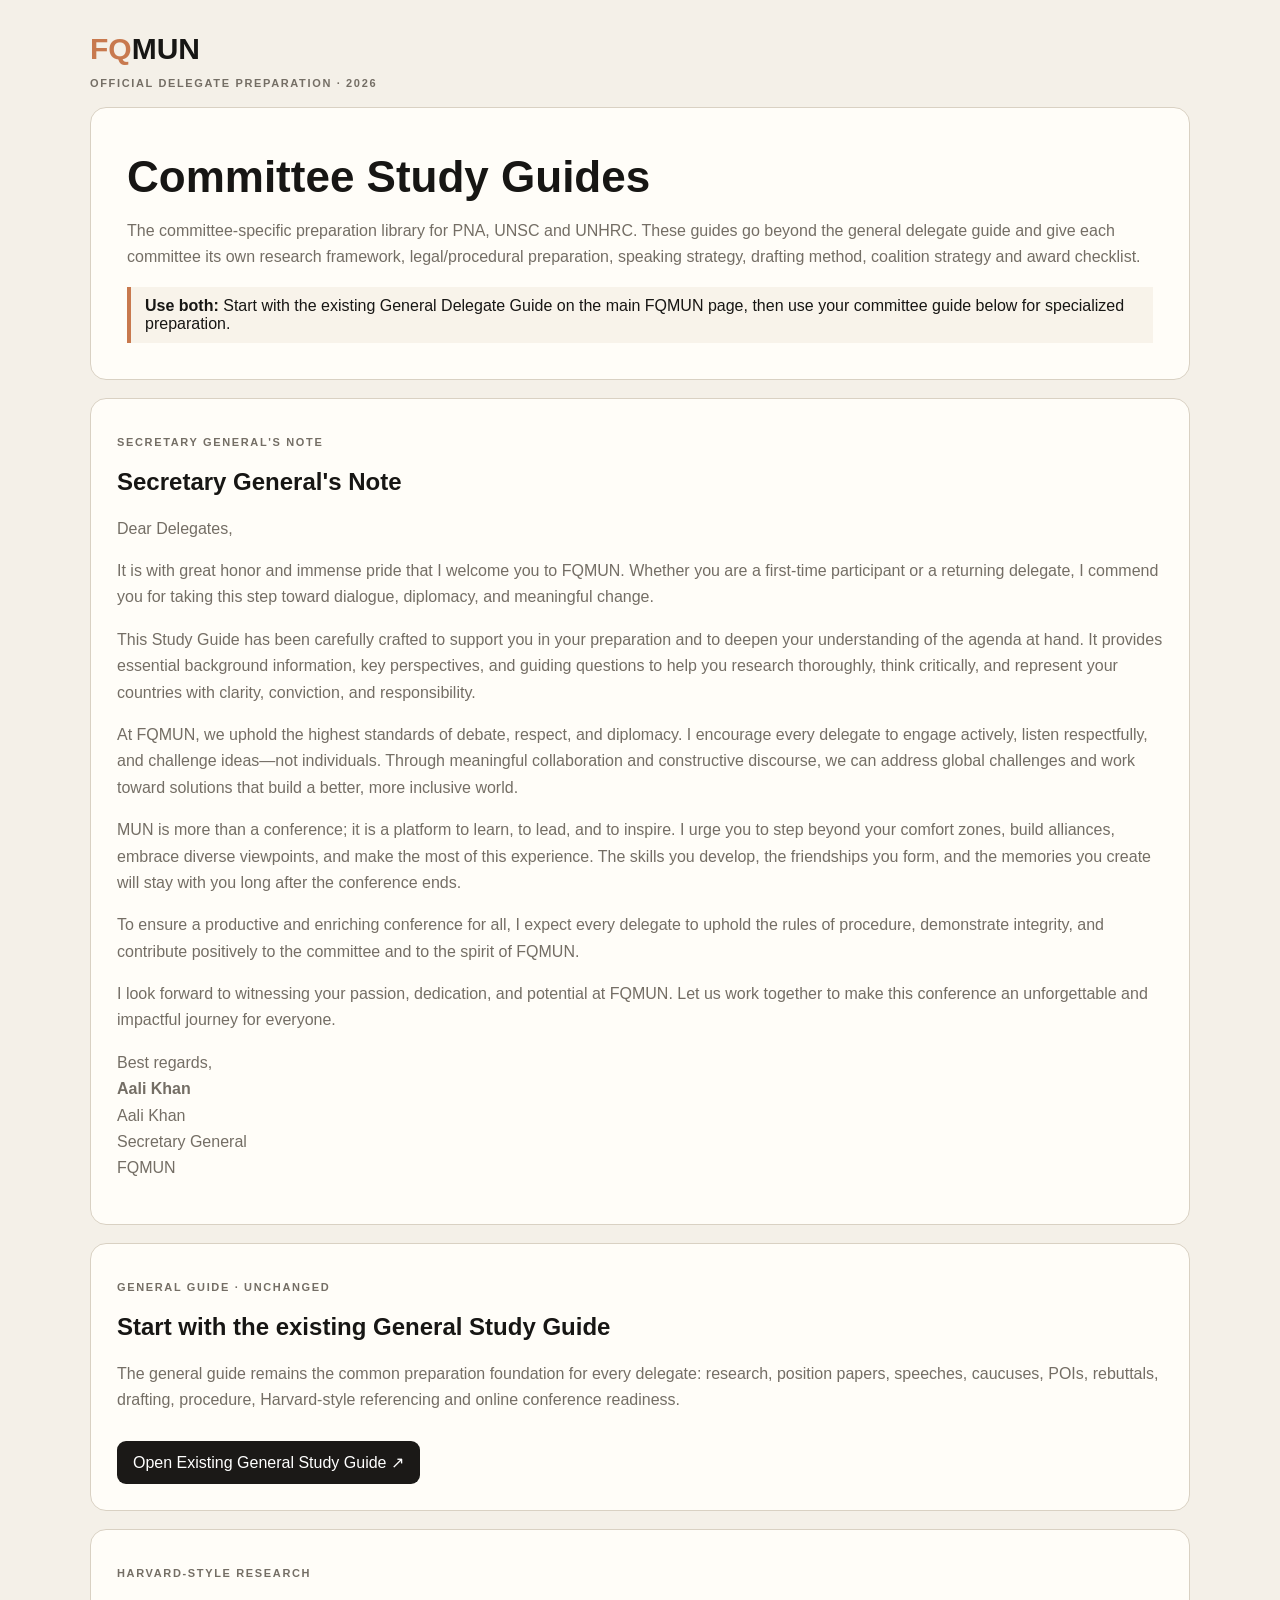
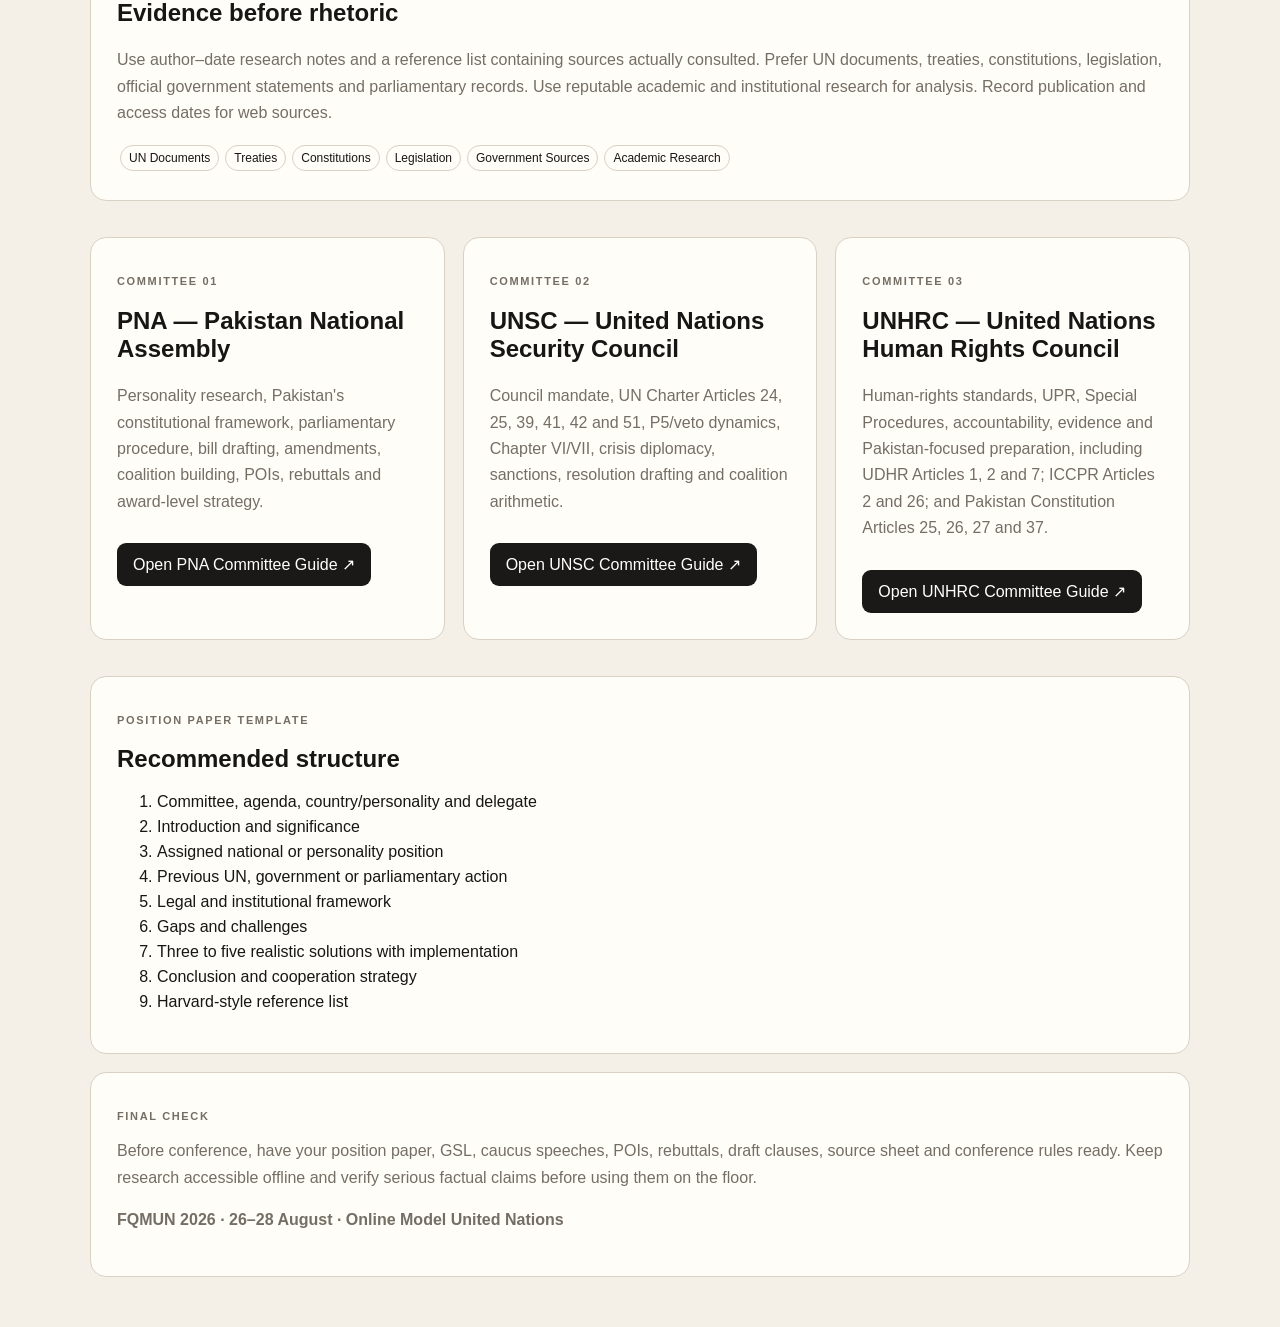
<file: study-guides.html>
<!doctype html><html lang="en"><head><meta charset="utf-8"><meta name="viewport" content="width=device-width,initial-scale=1"><title>FQMUN 2026 | Official Committee Study Guides</title><style>body{font-family:Arial,sans-serif;background:#f4f0e8;color:#171614;margin:0;padding:32px}.wrap{max-width:1100px;margin:auto}.brand{font-size:30px;font-weight:800}.brand span{color:#c8794e}.eyebrow{font-size:11px;letter-spacing:.15em;color:#746e65;font-weight:700}.muted{color:#746e65;line-height:1.65}.hero,.card{background:#fffdf8;border:1px solid #d9d1c3;border-radius:16px;padding:26px;margin:18px 0}.hero{padding:36px}h1{font-size:44px;margin:8px 0}.grid{display:grid;grid-template-columns:repeat(auto-fit,minmax(300px,1fr));gap:18px}.button{display:inline-block;margin-top:12px;padding:12px 16px;background:#1b1917;color:white;text-decoration:none;border-radius:9px}.tag{display:inline-block;border:1px solid #d9d1c3;padding:5px 8px;border-radius:20px;font-size:12px;margin:3px}.note{border-left:4px solid #c8794e;padding:10px 14px;background:#f8f3ea}li{margin:7px 0}</style></head><body><main class="wrap"><div class="brand"><span>FQ</span>MUN</div><p class="eyebrow">OFFICIAL DELEGATE PREPARATION · 2026</p><section class="hero"><h1>Committee Study Guides</h1><p class="muted">The committee-specific preparation library for PNA, UNSC and UNHRC. These guides go beyond the general delegate guide and give each committee its own research framework, legal/procedural preparation, speaking strategy, drafting method, coalition strategy and award checklist.</p><div class="note"><strong>Use both:</strong> Start with the existing General Delegate Guide on the main FQMUN page, then use your committee guide below for specialized preparation.</div></section><section class="card"><p class="eyebrow">SECRETARY GENERAL'S NOTE</p><h2>Secretary General's Note</h2><p class="muted">Dear Delegates,</p><p class="muted">It is with great honor and immense pride that I welcome you to FQMUN. Whether you are a first-time participant or a returning delegate, I commend you for taking this step toward dialogue, diplomacy, and meaningful change.</p><p class="muted">This Study Guide has been carefully crafted to support you in your preparation and to deepen your understanding of the agenda at hand. It provides essential background information, key perspectives, and guiding questions to help you research thoroughly, think critically, and represent your countries with clarity, conviction, and responsibility.</p><p class="muted">At FQMUN, we uphold the highest standards of debate, respect, and diplomacy. I encourage every delegate to engage actively, listen respectfully, and challenge ideas—not individuals. Through meaningful collaboration and constructive discourse, we can address global challenges and work toward solutions that build a better, more inclusive world.</p><p class="muted">MUN is more than a conference; it is a platform to learn, to lead, and to inspire. I urge you to step beyond your comfort zones, build alliances, embrace diverse viewpoints, and make the most of this experience. The skills you develop, the friendships you form, and the memories you create will stay with you long after the conference ends.</p><p class="muted">To ensure a productive and enriching conference for all, I expect every delegate to uphold the rules of procedure, demonstrate integrity, and contribute positively to the committee and to the spirit of FQMUN.</p><p class="muted">I look forward to witnessing your passion, dedication, and potential at FQMUN. Let us work together to make this conference an unforgettable and impactful journey for everyone.</p><p class="muted">Best regards,<br><strong>Aali Khan</strong><br>Aali Khan<br>Secretary General<br>FQMUN</p></section><section class="card"><p class="eyebrow">GENERAL GUIDE · UNCHANGED</p><h2>Start with the existing General Study Guide</h2><p class="muted">The general guide remains the common preparation foundation for every delegate: research, position papers, speeches, caucuses, POIs, rebuttals, drafting, procedure, Harvard-style referencing and online conference readiness.</p><a class="button" href="index.html#guide">Open Existing General Study Guide ↗</a></section><section class="card"><p class="eyebrow">HARVARD-STYLE RESEARCH</p><h2>Evidence before rhetoric</h2><p class="muted">Use author–date research notes and a reference list containing sources actually consulted. Prefer UN documents, treaties, constitutions, legislation, official government statements and parliamentary records. Use reputable academic and institutional research for analysis. Record publication and access dates for web sources.</p><span class="tag">UN Documents</span><span class="tag">Treaties</span><span class="tag">Constitutions</span><span class="tag">Legislation</span><span class="tag">Government Sources</span><span class="tag">Academic Research</span></section><section class="grid"><article class="card"><p class="eyebrow">COMMITTEE 01</p><h2>PNA — Pakistan National Assembly</h2><p class="muted">Personality research, Pakistan's constitutional framework, parliamentary procedure, bill drafting, amendments, coalition building, POIs, rebuttals and award-level strategy.</p><a class="button" href="FQMUN_2026_PNA_Study_Guide.html">Open PNA Committee Guide ↗</a></article><article class="card"><p class="eyebrow">COMMITTEE 02</p><h2>UNSC — United Nations Security Council</h2><p class="muted">Council mandate, UN Charter Articles 24, 25, 39, 41, 42 and 51, P5/veto dynamics, Chapter VI/VII, crisis diplomacy, sanctions, resolution drafting and coalition arithmetic.</p><a class="button" href="FQMUN_2026_UNSC_Study_Guide.html">Open UNSC Committee Guide ↗</a></article><article class="card"><p class="eyebrow">COMMITTEE 03</p><h2>UNHRC — United Nations Human Rights Council</h2><p class="muted">Human-rights standards, UPR, Special Procedures, accountability, evidence and Pakistan-focused preparation, including UDHR Articles 1, 2 and 7; ICCPR Articles 2 and 26; and Pakistan Constitution Articles 25, 26, 27 and 37.</p><a class="button" href="FQMUN_2026_UNHRC_Study_Guide.html">Open UNHRC Committee Guide ↗</a></article></section><section class="card"><p class="eyebrow">POSITION PAPER TEMPLATE</p><h2>Recommended structure</h2><ol><li>Committee, agenda, country/personality and delegate</li><li>Introduction and significance</li><li>Assigned national or personality position</li><li>Previous UN, government or parliamentary action</li><li>Legal and institutional framework</li><li>Gaps and challenges</li><li>Three to five realistic solutions with implementation</li><li>Conclusion and cooperation strategy</li><li>Harvard-style reference list</li></ol></section><section class="card"><p class="eyebrow">FINAL CHECK</p><p class="muted">Before conference, have your position paper, GSL, caucus speeches, POIs, rebuttals, draft clauses, source sheet and conference rules ready. Keep research accessible offline and verify serious factual claims before using them on the floor.</p><p class="muted"><strong>FQMUN 2026 · 26–28 August · Online Model United Nations</strong></p></section></main></body></html>
</file>
